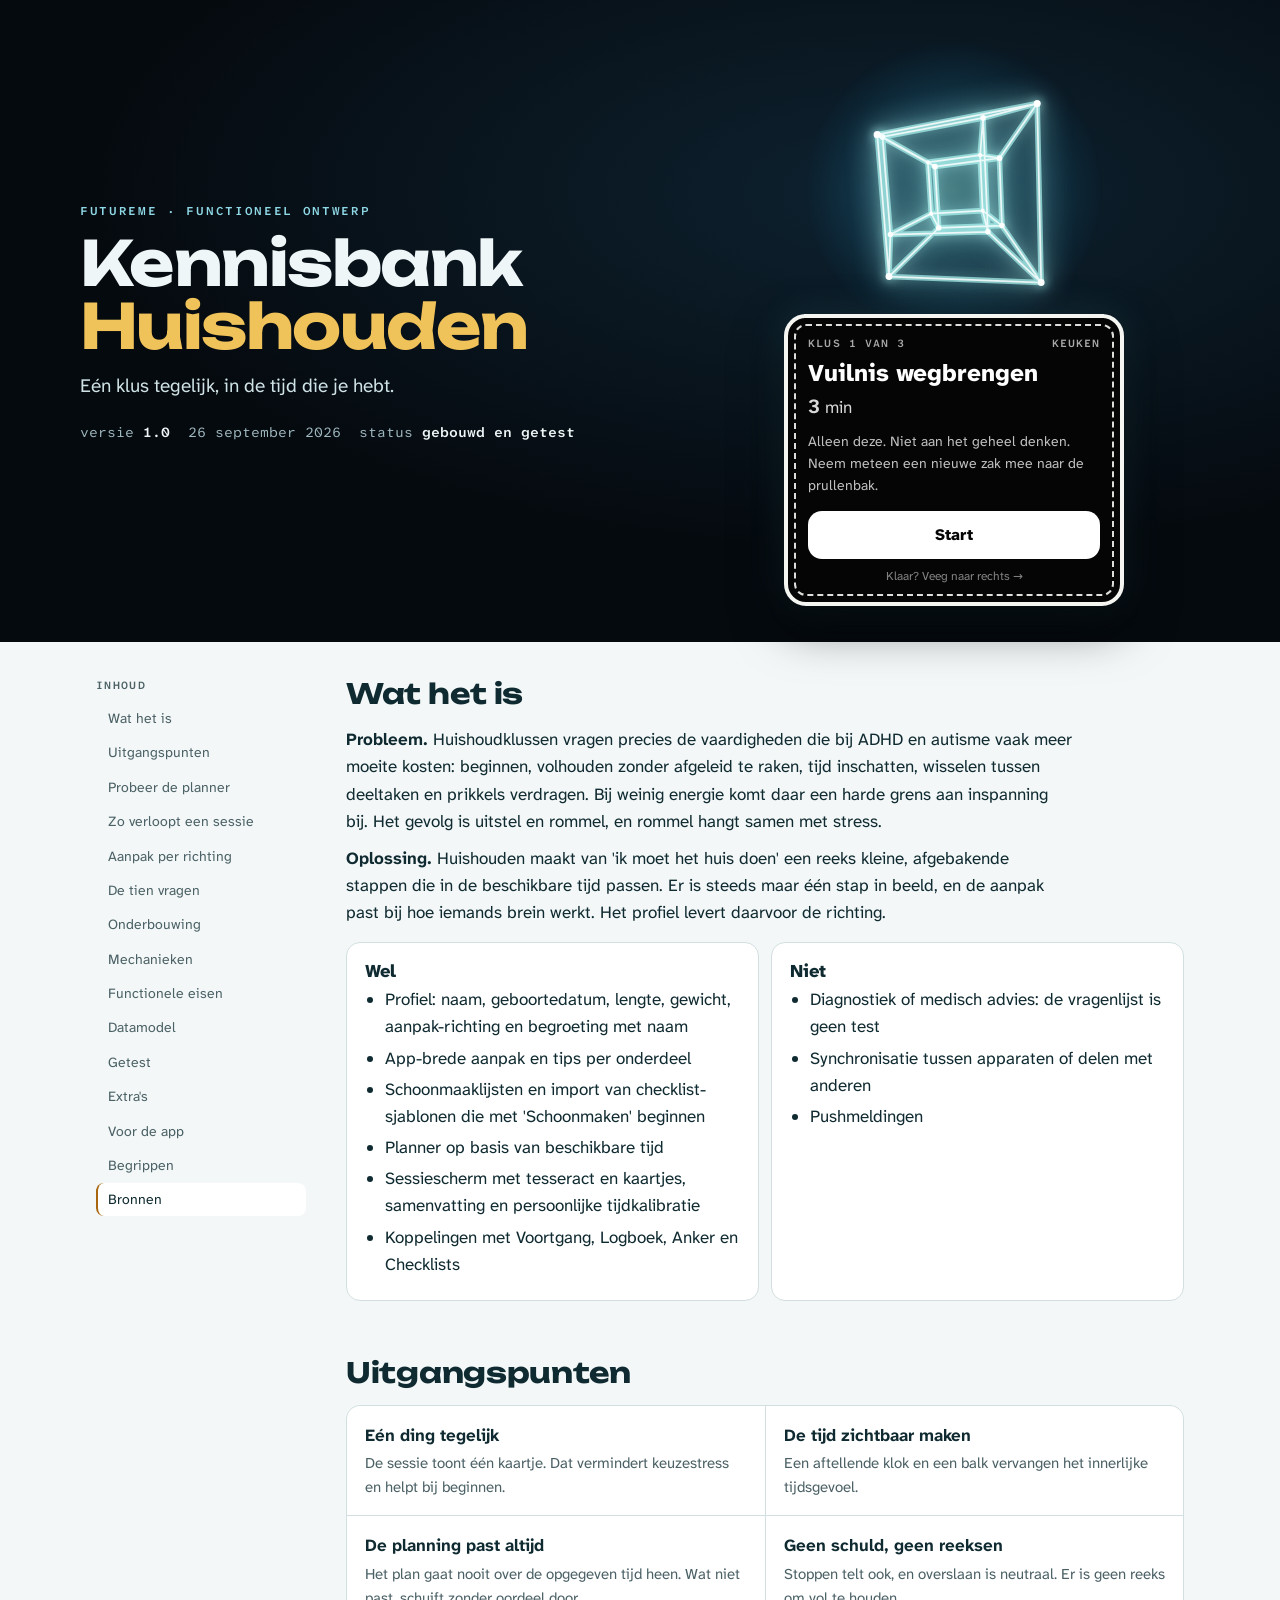
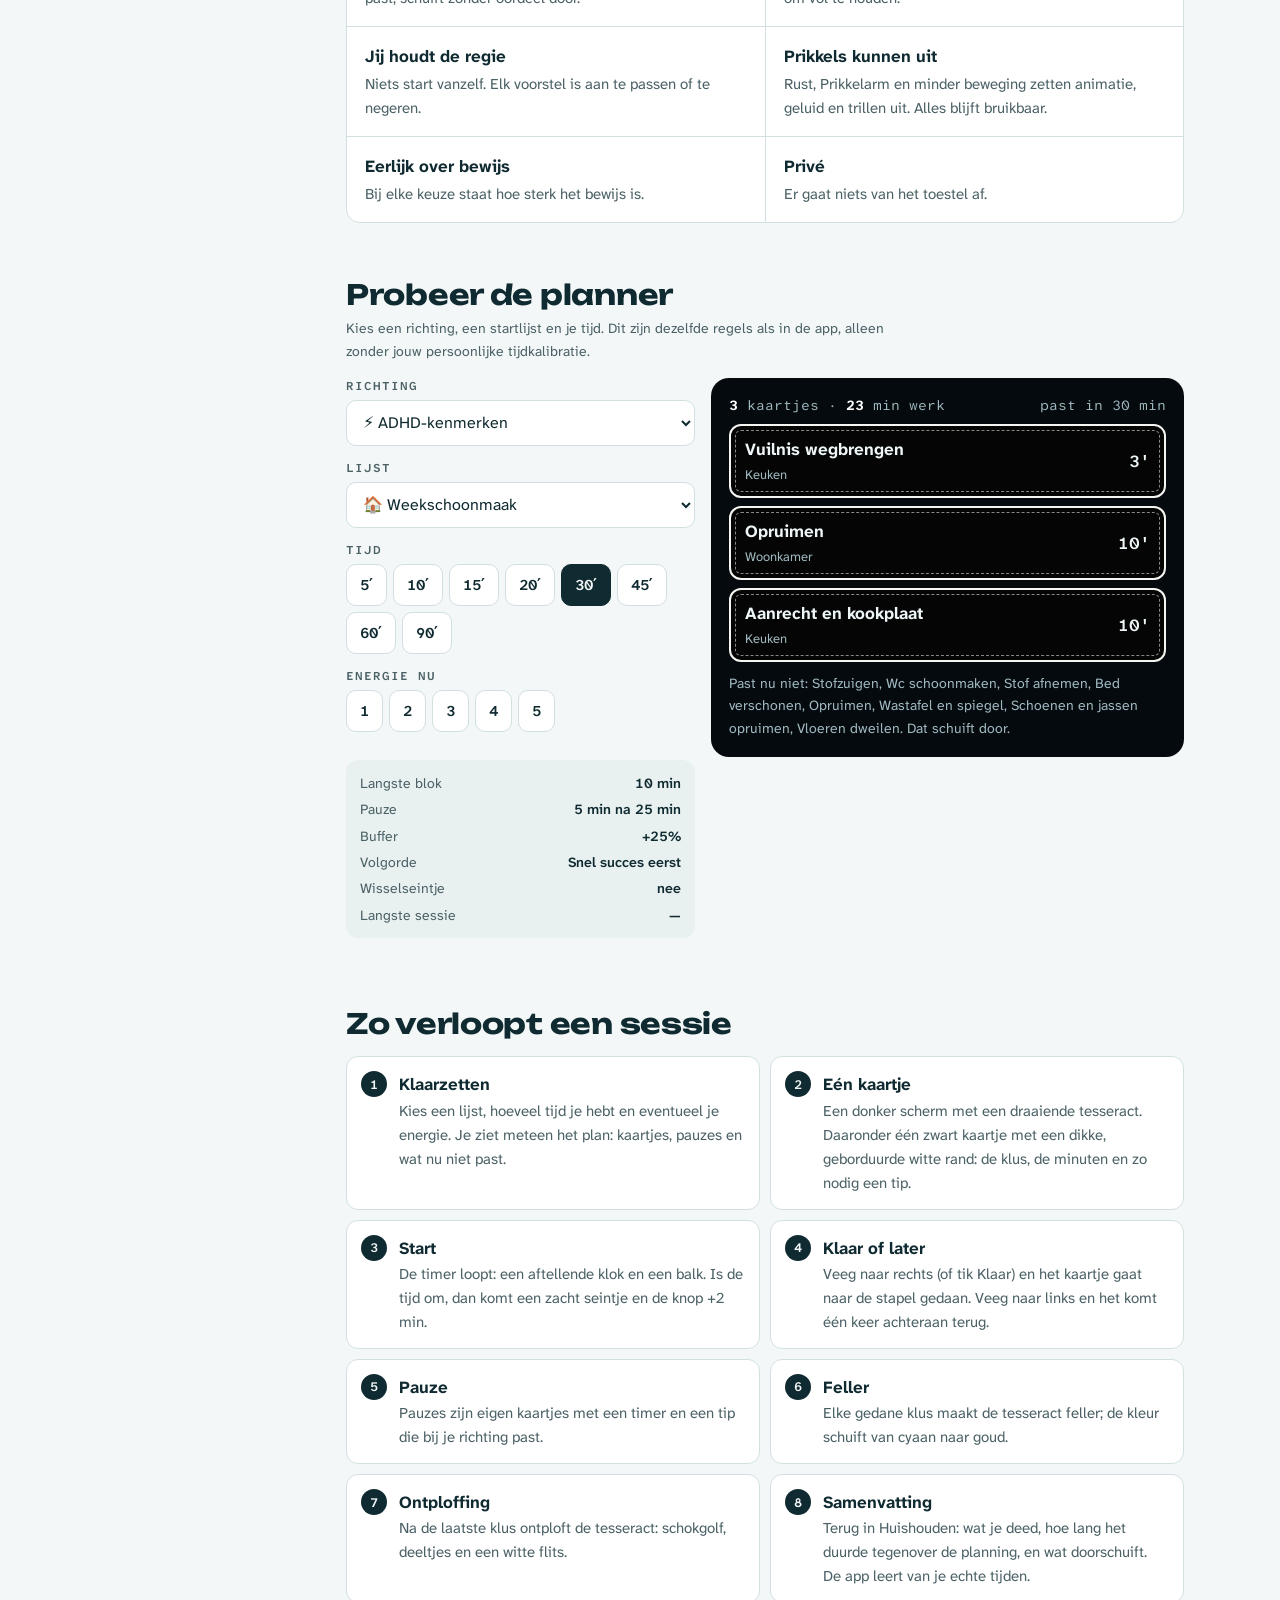
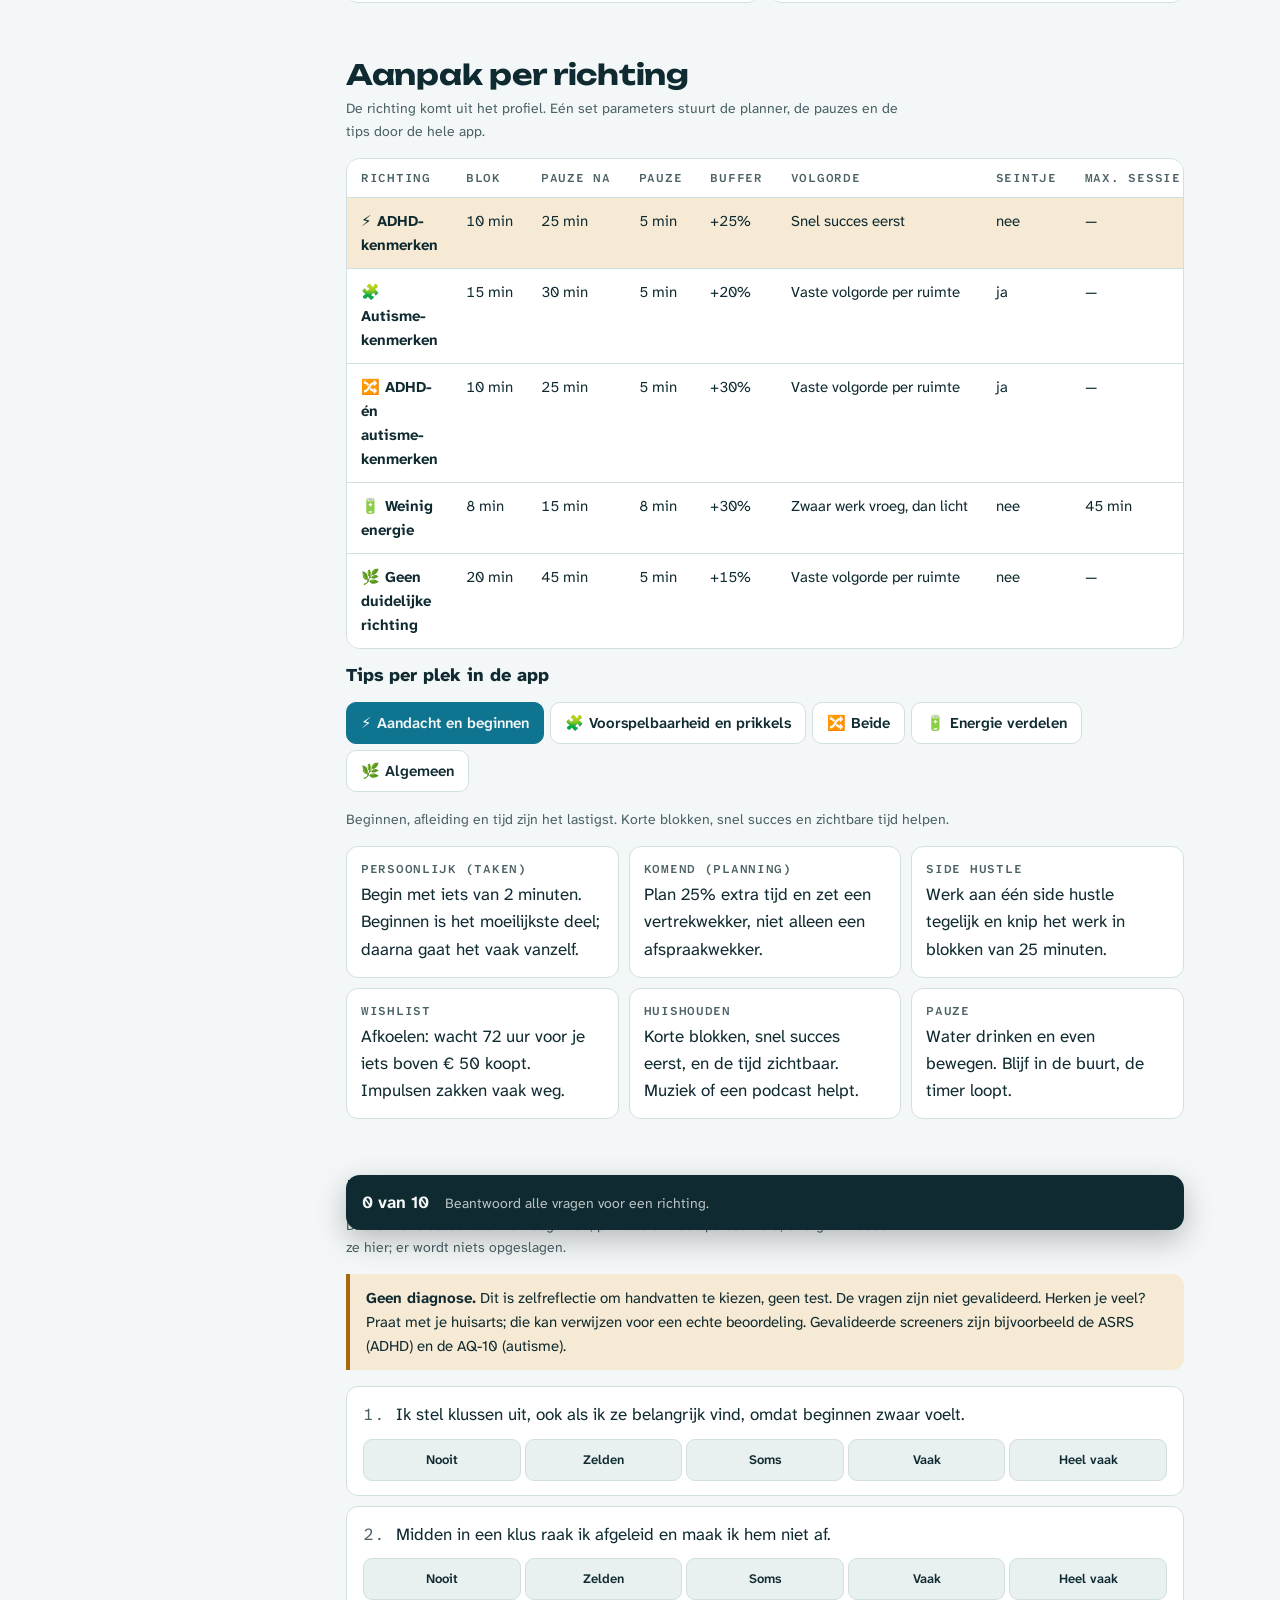
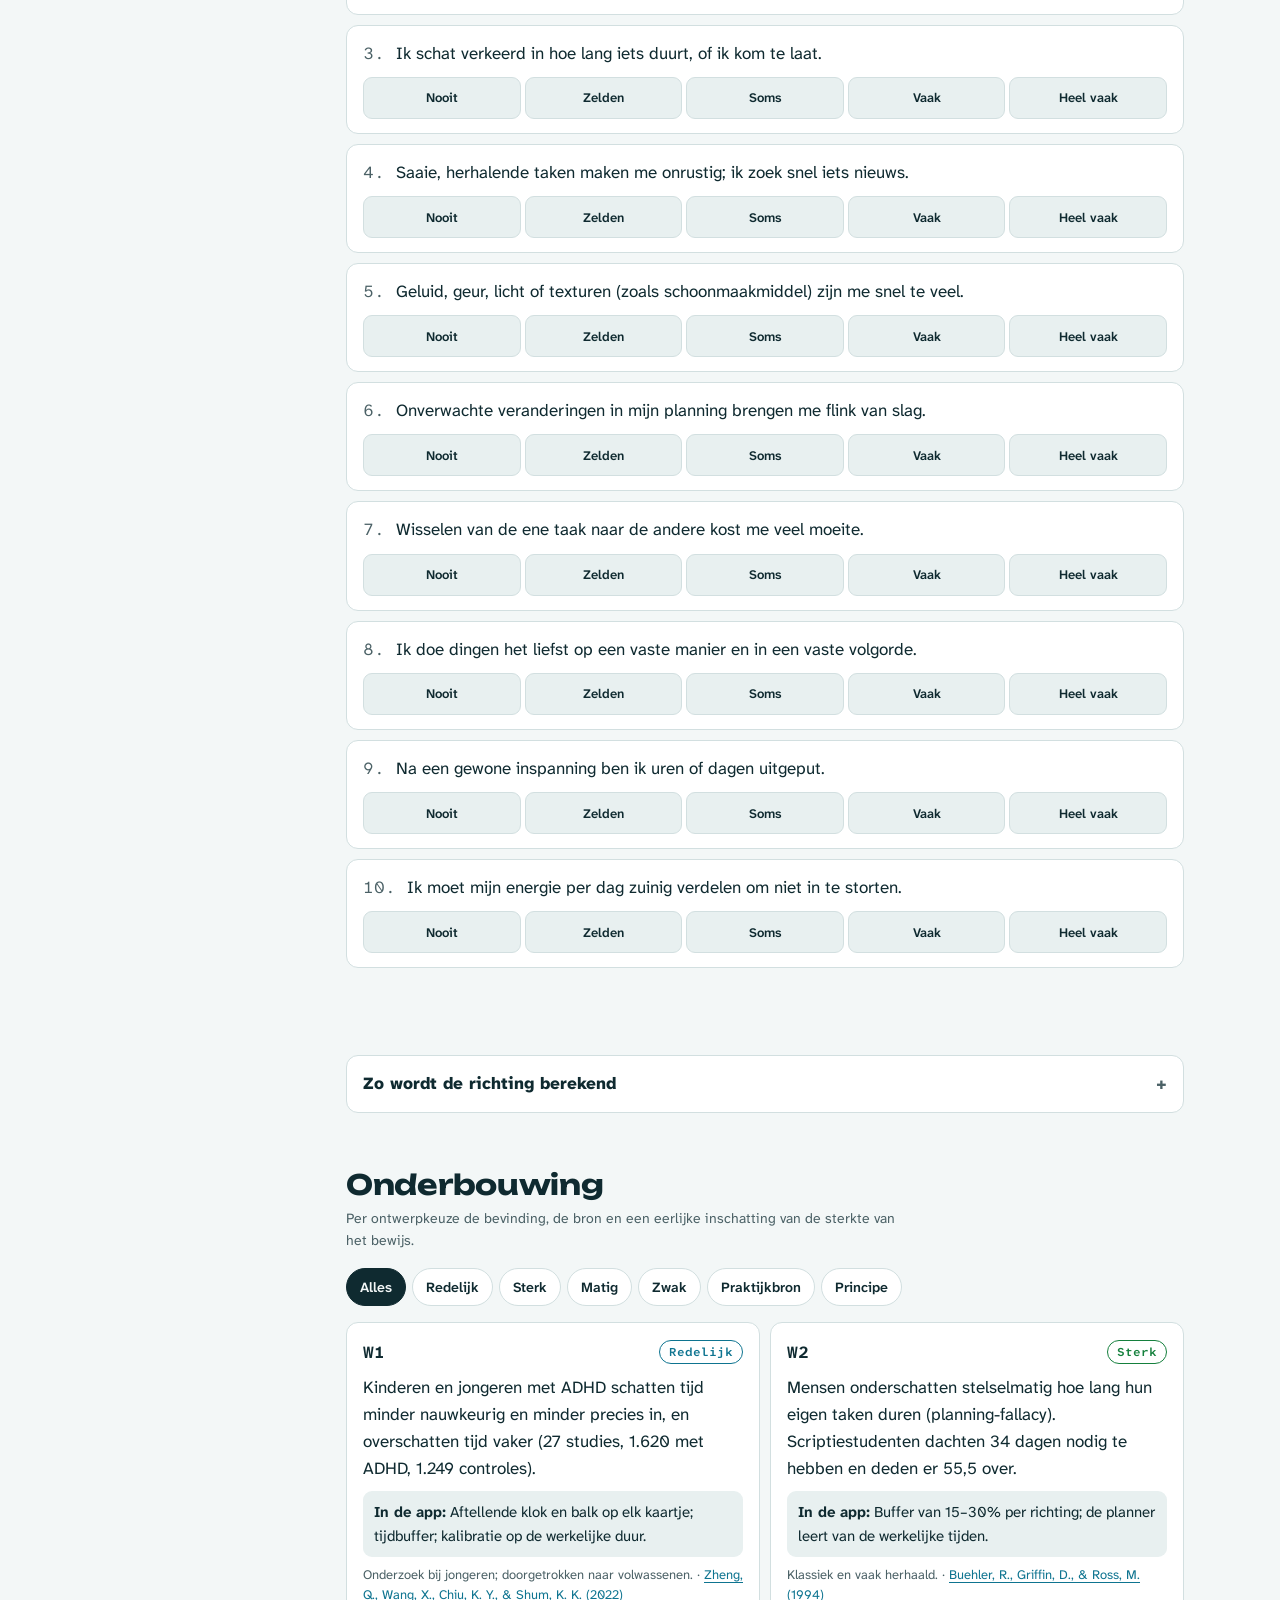
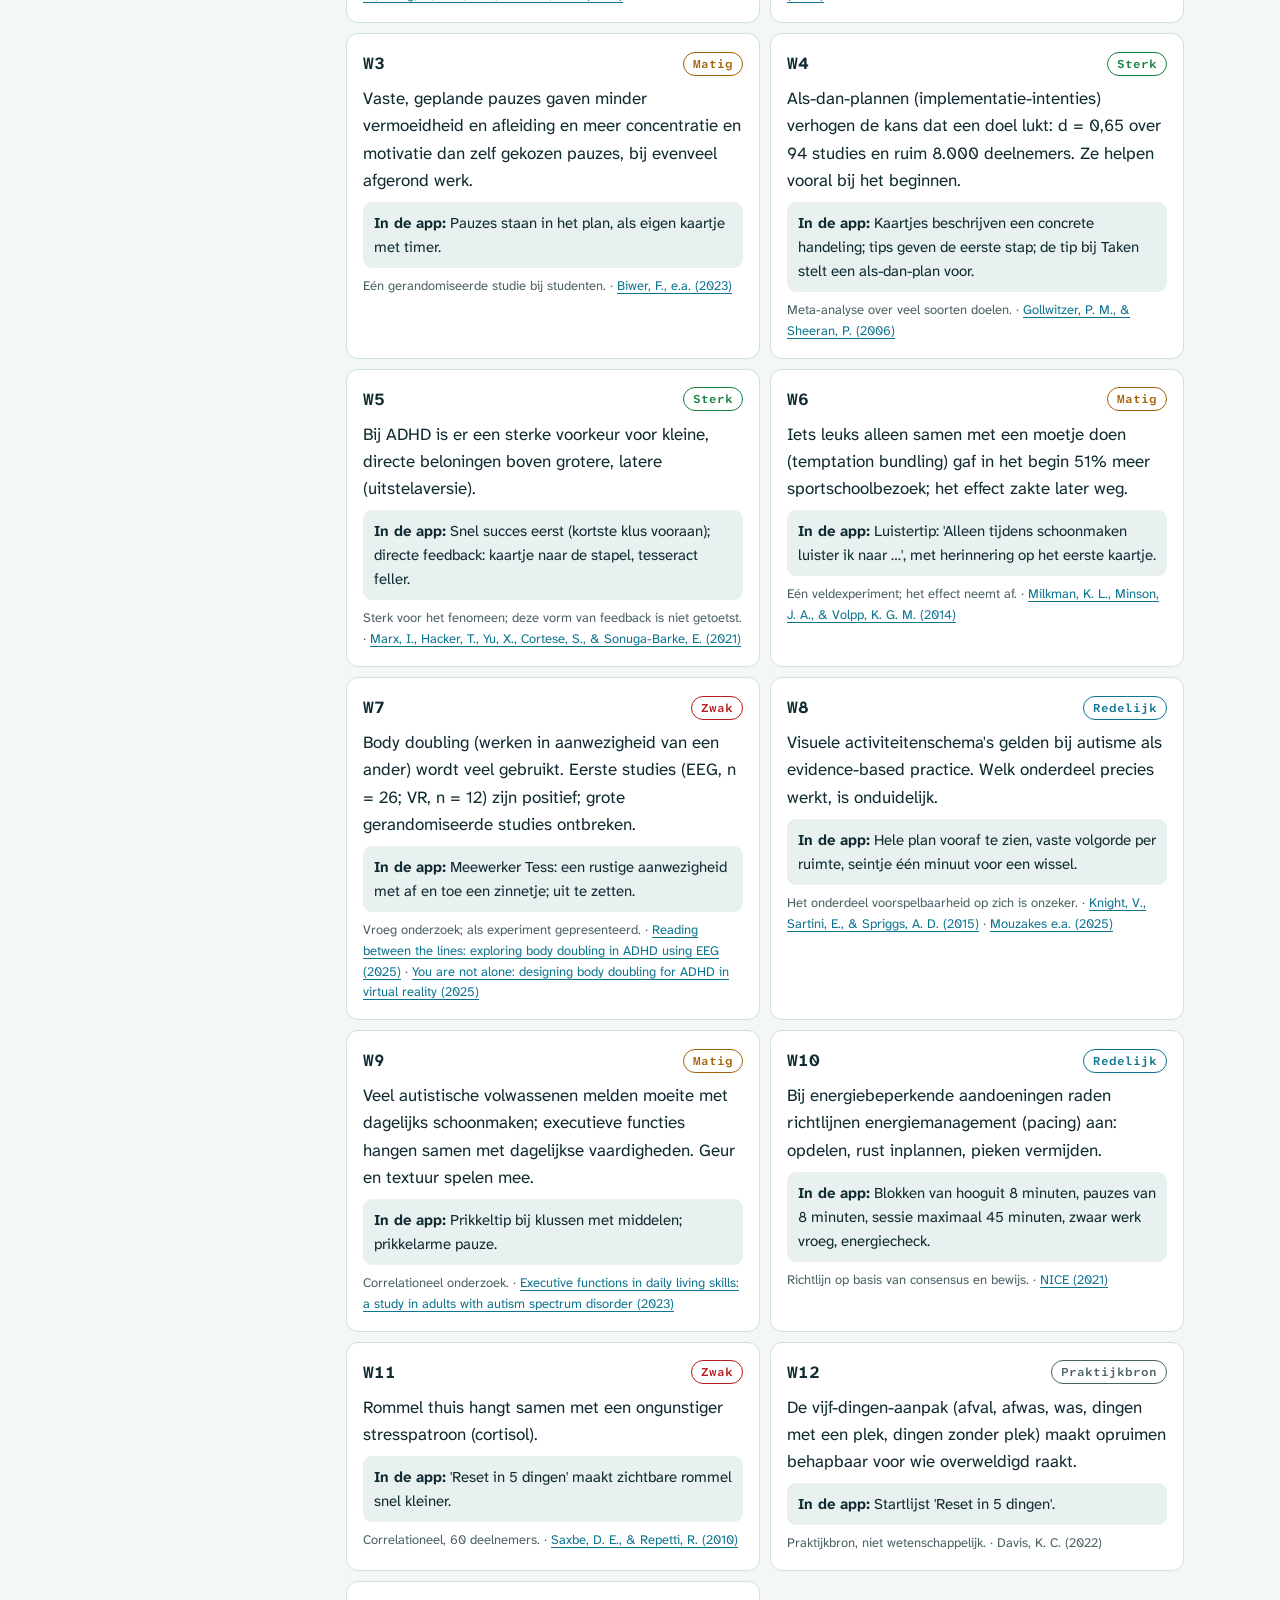
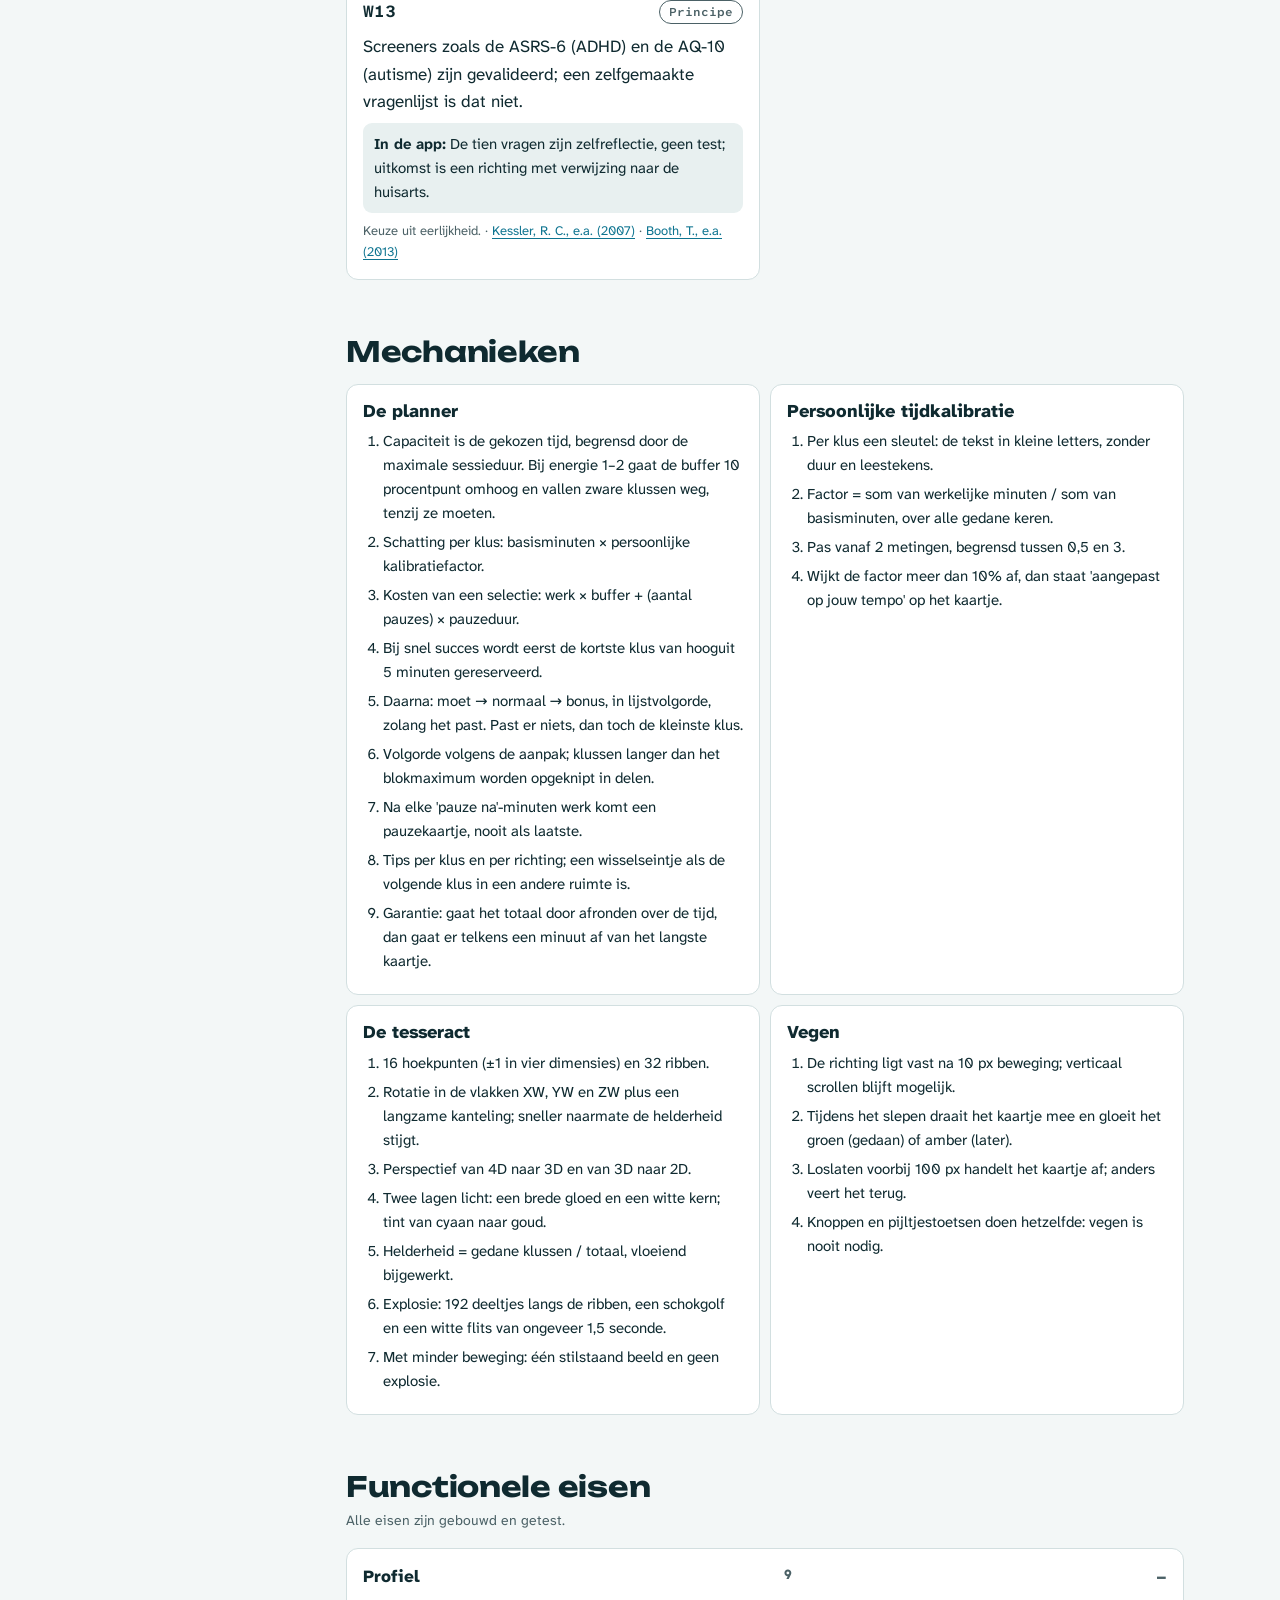
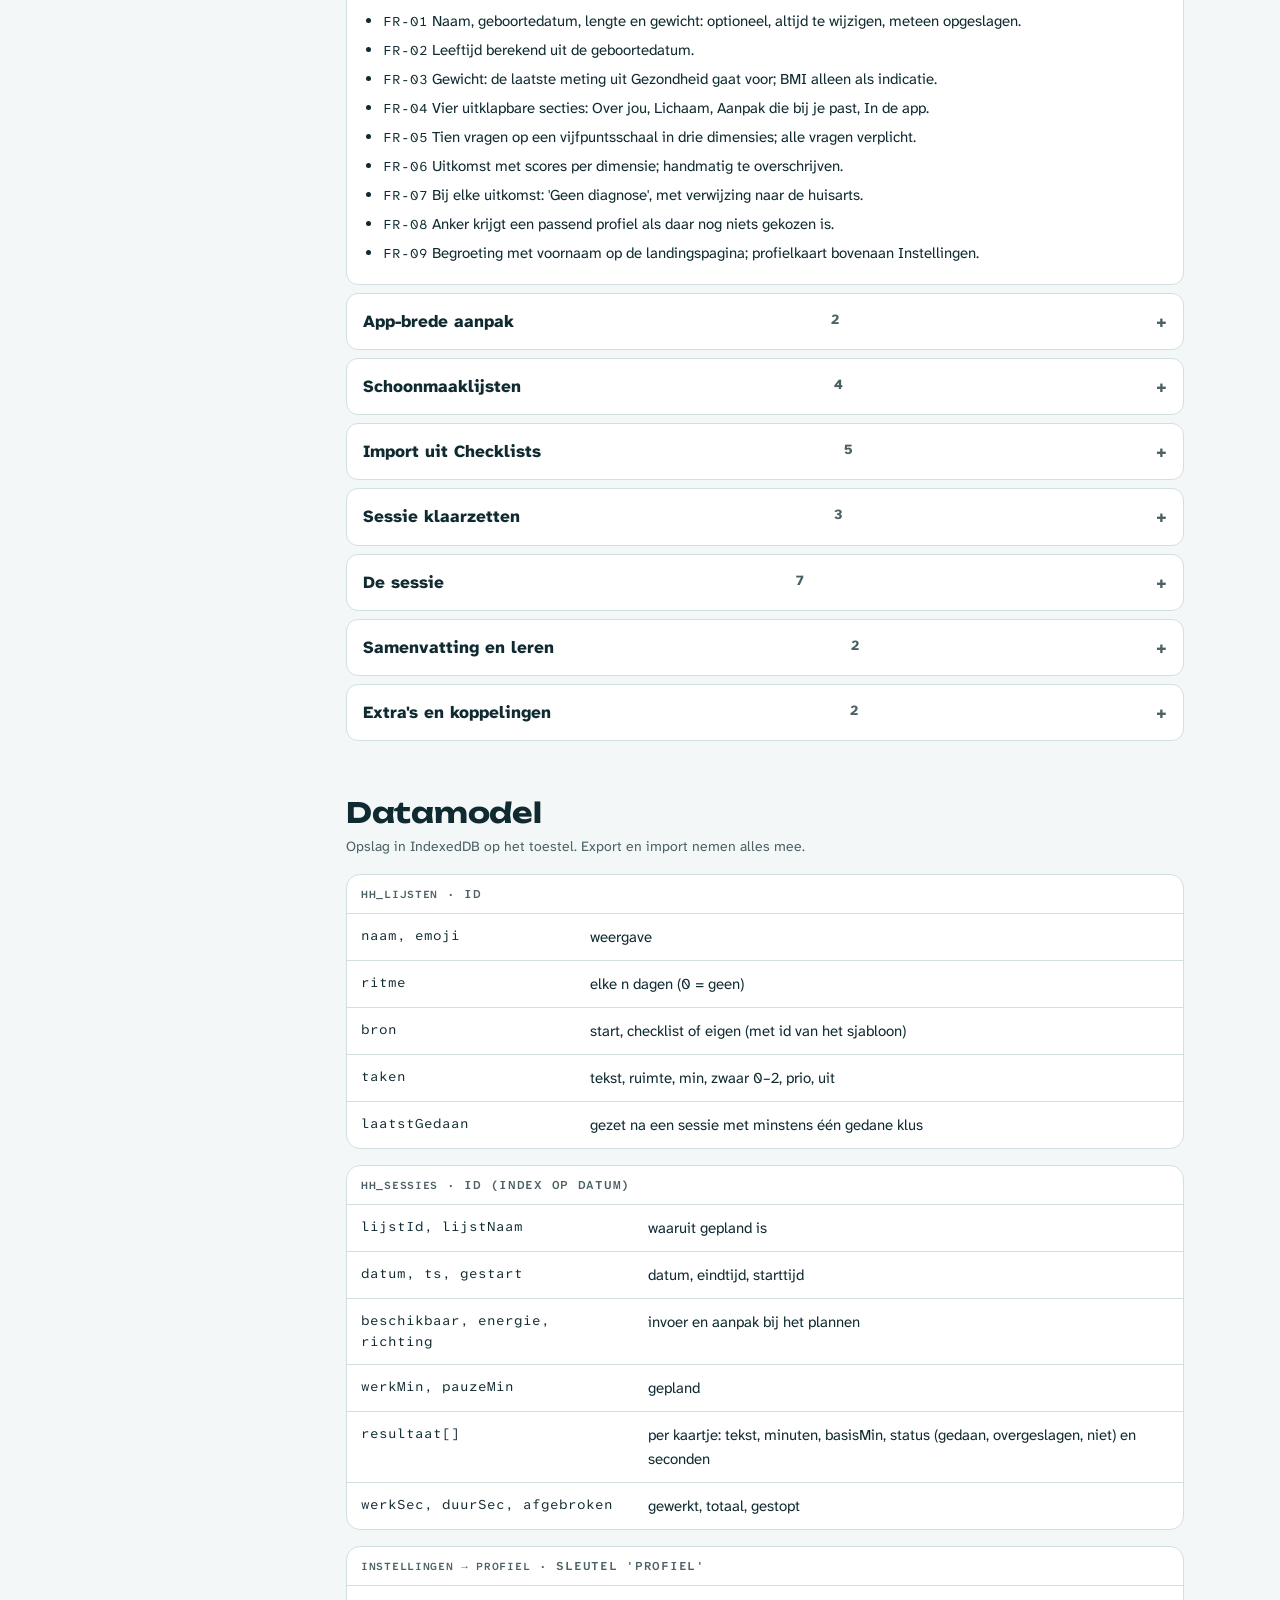
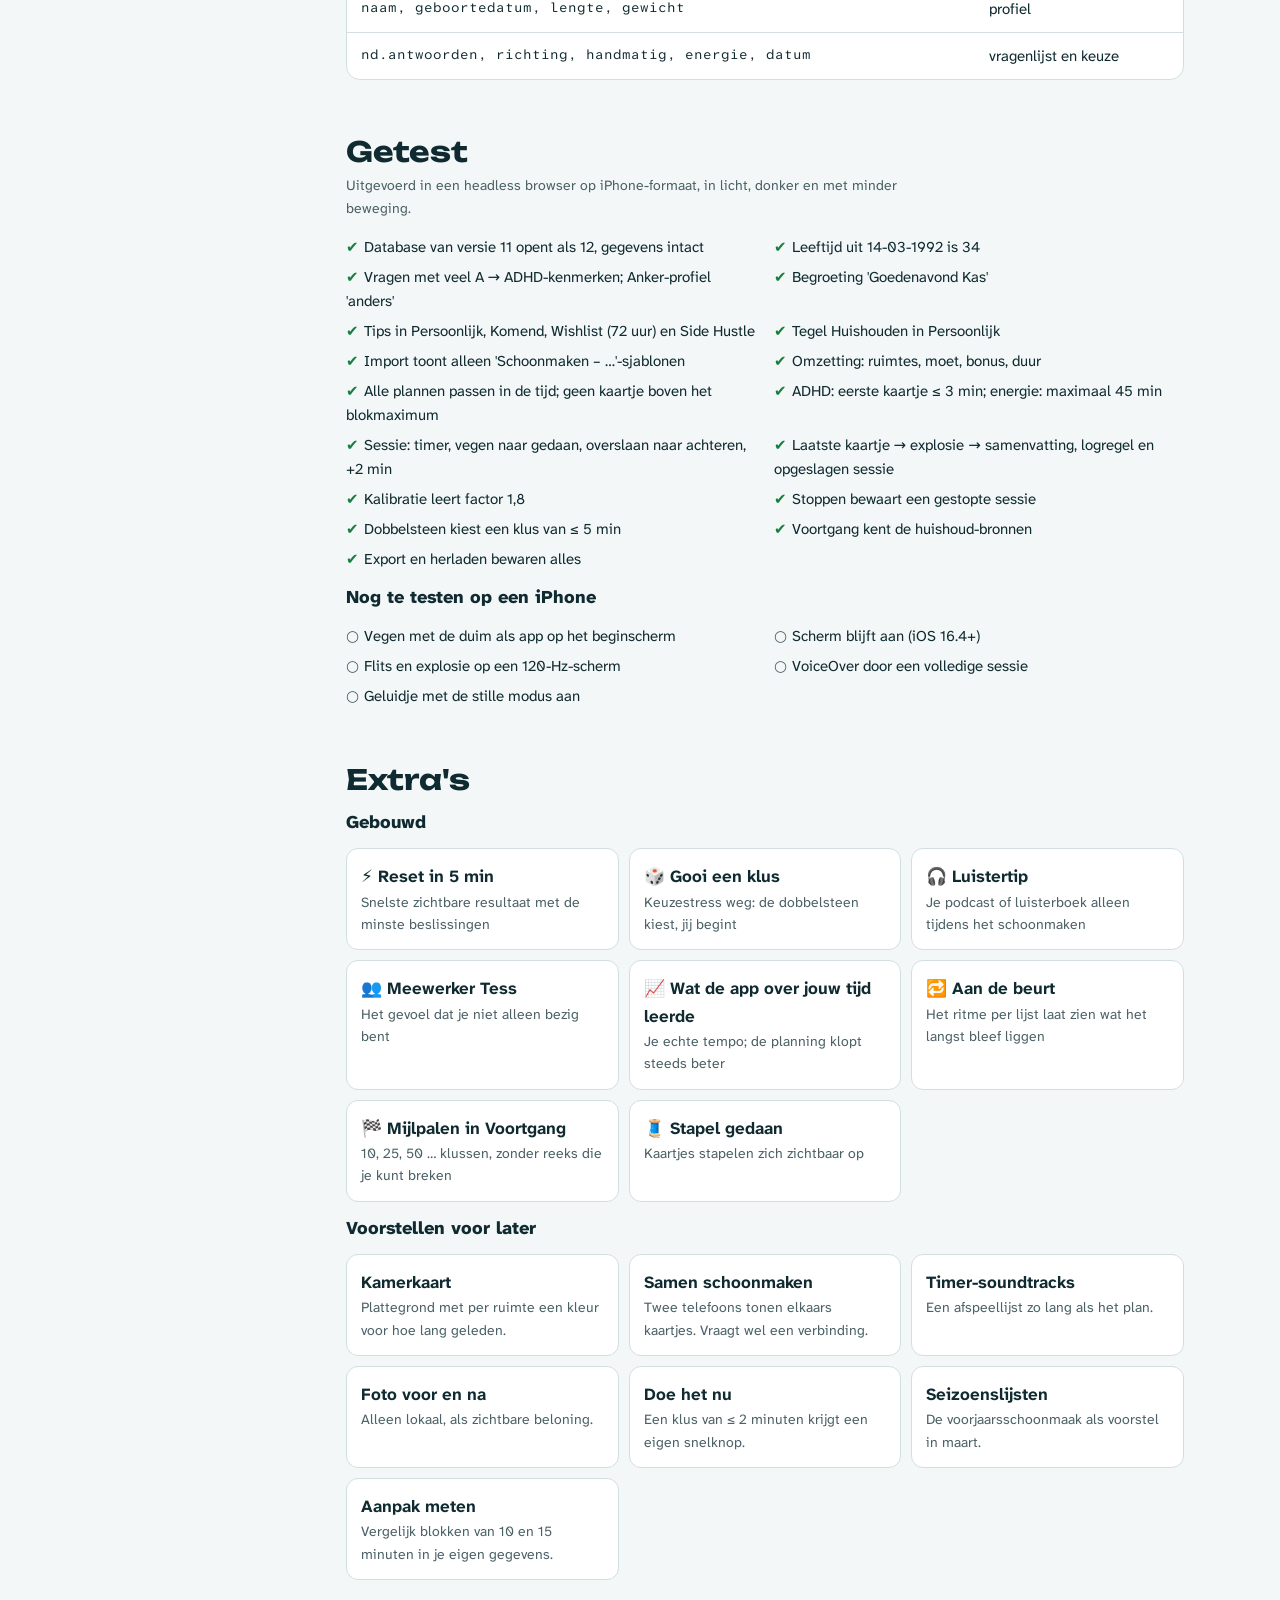
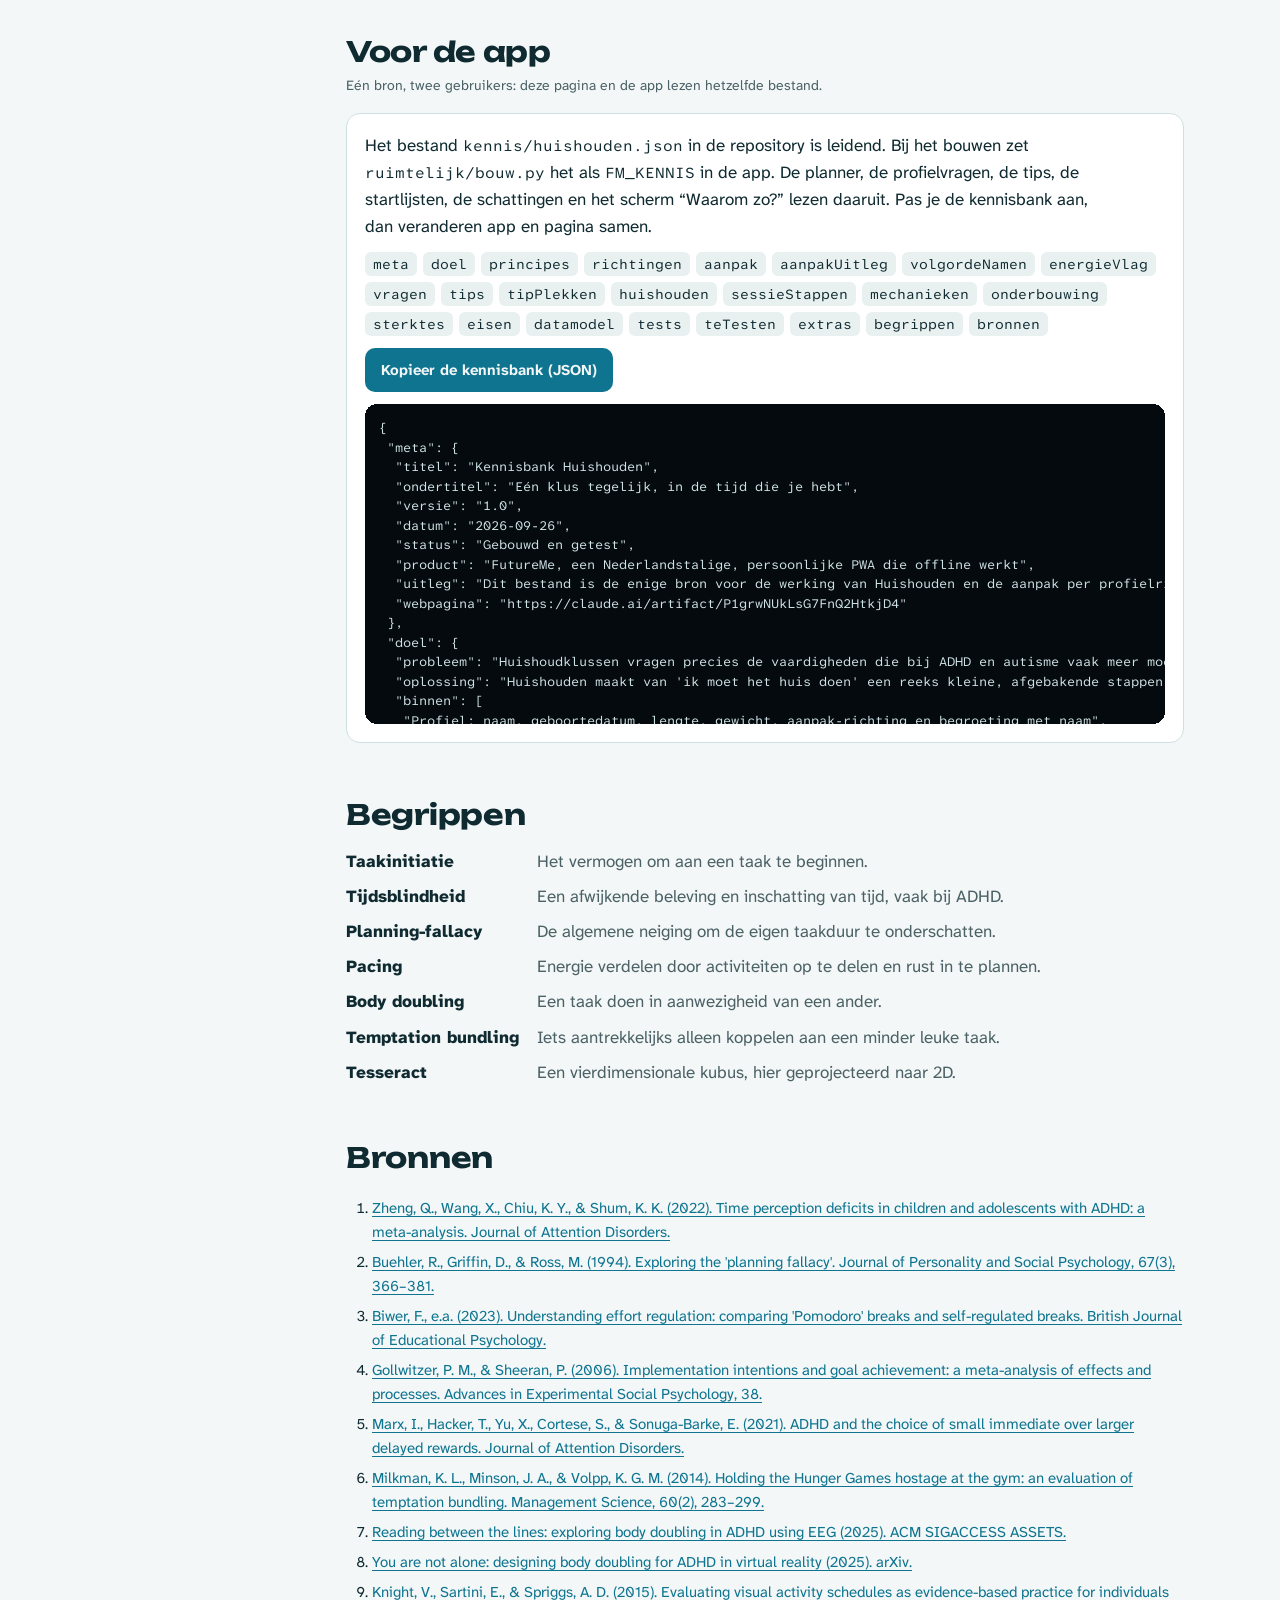
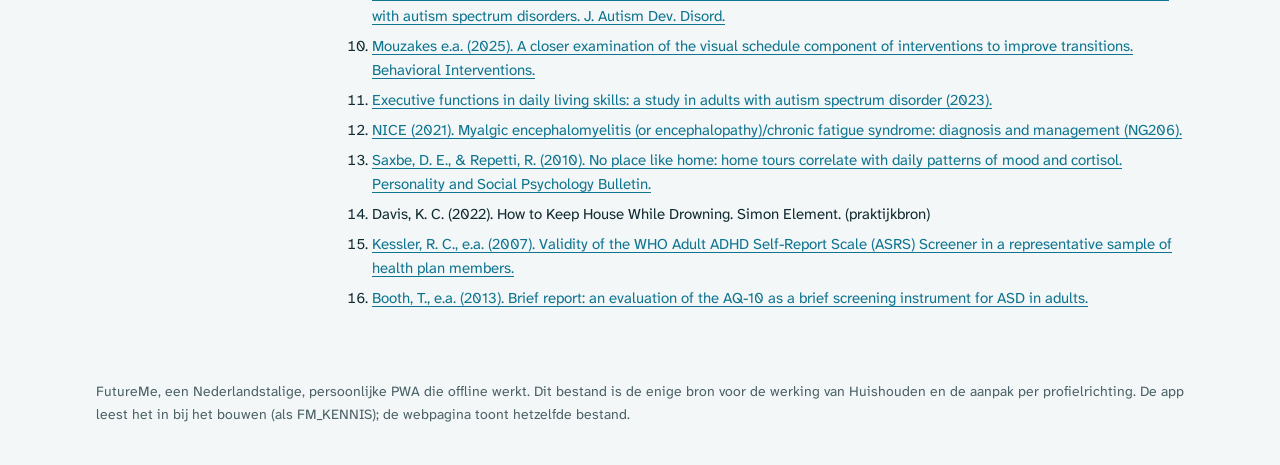
<file: kennis/index.html>
<!doctype html>
<html lang="nl">
<head>
<meta charset="utf-8">
<meta name="viewport" content="width=device-width, initial-scale=1, viewport-fit=cover">
<!-- Gegenereerd door ruimtelijk/bouw.py uit kennis/pagina.html; niet met de hand aanpassen. -->
</head>
<body>
<title>Kennisbank Huishouden</title>
<link rel="preconnect" href="https://fonts.googleapis.com">
<link rel="preconnect" href="https://fonts.gstatic.com" crossorigin>
<link rel="stylesheet" href="https://fonts.googleapis.com/css2?family=Atkinson+Hyperlegible+Mono:wght@400;600&family=Atkinson+Hyperlegible+Next:ital,wght@0,400;0,600;0,800;1,400&family=Unbounded:wght@500;700&display=swap">
<style>
:root{
  --papier:#f3f7f7;--vlak:#ffffff;--vlak2:#e8f0f0;--inkt:#0f2a30;--grijs:#4b6166;--lijn:#d2dfe0;
  --teal:#0e7490;--teal-zacht:#d6eef2;--goud:#a8670f;--goud-zacht:#f6ead4;
  --goed:#15803d;--matig:#a16207;--zwak:#b91c1c;
  --nacht:#050a0f;--nacht2:#0c1822;--draad:#f5f5f2;
  --display:"Unbounded","Atkinson Hyperlegible Next",system-ui,sans-serif;
  --tekst:"Atkinson Hyperlegible Next","Atkinson Hyperlegible",system-ui,-apple-system,"Segoe UI",sans-serif;
  --mono:"Atkinson Hyperlegible Mono",ui-monospace,"SF Mono",Menlo,monospace;
  --r:14px;
}
@media (prefers-color-scheme:dark){:root:not([data-theme="light"]){
  color-scheme:dark;--papier:#081117;--vlak:#0f1c24;--vlak2:#15262f;--inkt:#e6f0f1;--grijs:#98adb2;--lijn:#233841;
  --teal:#5dd0e3;--teal-zacht:#123542;--goud:#f0c25a;--goud-zacht:#3a2d12;--goed:#4ade80;--matig:#fbbf24;--zwak:#f87171}}
:root[data-theme="dark"]{
  color-scheme:dark;--papier:#081117;--vlak:#0f1c24;--vlak2:#15262f;--inkt:#e6f0f1;--grijs:#98adb2;--lijn:#233841;
  --teal:#5dd0e3;--teal-zacht:#123542;--goud:#f0c25a;--goud-zacht:#3a2d12;--goed:#4ade80;--matig:#fbbf24;--zwak:#f87171}
*{box-sizing:border-box}
html{scroll-behavior:smooth;scroll-padding-top:16px}
@media (prefers-reduced-motion:reduce){html{scroll-behavior:auto}}
body{margin:0;background:var(--papier);color:var(--inkt);font:17px/1.6 var(--tekst);-webkit-font-smoothing:antialiased}
a{color:var(--teal);text-underline-offset:3px}
a:focus-visible,button:focus-visible,select:focus-visible,summary:focus-visible{outline:3px solid var(--teal);outline-offset:2px;border-radius:6px}
h1,h2,h3{text-wrap:balance;line-height:1.15;margin:0}
h2{font:700 clamp(22px,4vw,28px)/1.15 var(--display);letter-spacing:-.01em}
h3{font-size:18px;font-weight:800}
p{margin:0}
.klein{font-size:14px;color:var(--grijs)}
.mono{font-family:var(--mono);font-size:.9em}

/* Held: de sessiewereld uit de app */
.held{background:radial-gradient(90% 80% at 70% 30%,#0e2230 0%,var(--nacht) 70%);color:#eef6f7;padding-inline:16px}
.held-in{max-width:1120px;margin:0 auto;padding-block:40px 36px;display:grid;grid-template-columns:minmax(0,1.1fr) minmax(0,.9fr);gap:28px;align-items:center}
.held-oog{font:600 12px/1 var(--mono);letter-spacing:.14em;text-transform:uppercase;color:#8fd8e6}
.held h1{font:700 clamp(34px,6.4vw,62px)/1.02 var(--display);letter-spacing:-.025em;margin:14px 0 14px}
.held h1 span{color:#f0c25a}
.held-zin{font-size:19px;max-width:34ch;color:#cfe3e6}
.held-meta{display:flex;flex-wrap:wrap;gap:8px 18px;margin-top:22px;font:14px var(--mono);color:#9fb9bf}
.held-meta b{color:#eef6f7;font-weight:600}
.held-beeld{position:relative;display:flex;flex-direction:column;align-items:center;gap:0}
.tess{width:min(100%,300px);max-width:100%;aspect-ratio:1;display:block}
@media (max-width:900px){.tess{width:min(64vw,240px)}}
.borduur{position:relative;width:min(100%,340px);margin-top:-26px;background:#050505;color:#fff;border:4px solid var(--draad);border-radius:22px;padding:18px 20px 16px;
  outline:2.5px dashed rgba(245,245,242,.9);outline-offset:-12px;box-shadow:0 20px 50px rgba(0,0,0,.55),0 0 36px rgba(93,208,227,.14)}
.borduur .kop{display:flex;justify-content:space-between;font:600 11px var(--mono);letter-spacing:.1em;text-transform:uppercase;opacity:.65}
.borduur .titel{font-size:24px;font-weight:800;margin:10px 0 2px;line-height:1.15}
.borduur .min{opacity:.85}
.borduur .min b{font-size:20px}
.borduur .tip{font-size:14px;color:rgba(255,255,255,.75);margin-top:8px}
.borduur .knop{margin-top:14px;display:grid;place-items:center;width:100%;min-height:48px;border-radius:14px;border:0;background:#fff;color:#050505;font:800 16px var(--tekst)}
.borduur .onder{margin-top:8px;font-size:12px;opacity:.5;text-align:center}

/* Opbouw */
.pagina{max-width:1120px;margin:0 auto;padding-inline:16px;display:grid;grid-template-columns:210px minmax(0,1fr);gap:40px;padding-block:36px 64px}
.inhoud{min-width:0;display:flex;flex-direction:column;gap:56px}
nav.index{position:sticky;top:calc(16px + env(safe-area-inset-top,0px));align-self:start;display:flex;flex-direction:column;gap:2px;font-size:14px}
nav.index span{font:600 11px var(--mono);letter-spacing:.12em;text-transform:uppercase;color:var(--grijs);margin-bottom:8px}
nav.index a{color:var(--grijs);text-decoration:none;padding:5px 10px;border-radius:8px;border-left:2px solid transparent}
nav.index a:hover{color:var(--inkt);background:var(--vlak2)}
nav.index a.aan{color:var(--inkt);border-left-color:var(--goud);background:var(--vlak)}
section{display:flex;flex-direction:column;gap:16px}
.sectiekop{display:flex;flex-direction:column;gap:6px}
.sectiekop .klein{max-width:62ch}
.lees{max-width:66ch}
.vlak{background:var(--vlak);border:1px solid var(--lijn);border-radius:var(--r);padding:18px}
.twee{display:grid;grid-template-columns:1fr 1fr;gap:12px}
ul.strak,ol.strak{margin:0;padding-left:20px}
ul.strak li,ol.strak li{margin:4px 0}

/* Uitgangspunten */
.principes{display:grid;grid-template-columns:repeat(2,minmax(0,1fr));gap:1px;background:var(--lijn);border:1px solid var(--lijn);border-radius:var(--r);overflow:hidden}
.principe{background:var(--vlak);padding:16px 18px}
.principe b{display:block;margin-bottom:2px}
.principe p{font-size:15px;color:var(--grijs)}

/* Planner */
.planner{display:grid;grid-template-columns:minmax(0,.85fr) minmax(0,1.15fr);gap:16px;align-items:start}
.bediening{display:flex;flex-direction:column;gap:14px}
.veld{display:flex;flex-direction:column;gap:6px}
.veld>span,.veld>label{font:600 12px var(--mono);letter-spacing:.08em;text-transform:uppercase;color:var(--grijs)}
select{font:inherit;font-size:16px;color:var(--inkt);background:var(--vlak);border:1px solid var(--lijn);border-radius:10px;min-height:46px;padding:0 12px}
.chips{display:flex;flex-wrap:wrap;gap:6px}
.chips button{font:600 15px var(--tekst);min-height:42px;padding:0 13px;border-radius:10px;border:1px solid var(--lijn);background:var(--vlak);color:var(--inkt);cursor:pointer;font-variant-numeric:tabular-nums}
.chips button[aria-pressed="true"]{background:var(--inkt);color:var(--papier);border-color:var(--inkt)}
.params{display:grid;grid-template-columns:1fr auto;gap:4px 12px;font-size:14px;padding:12px 14px;border-radius:12px;background:var(--vlak2)}
.params dt{color:var(--grijs)}
.params dd{margin:0;font-weight:600;text-align:right;font-variant-numeric:tabular-nums}
.plan{background:var(--nacht);color:#eef6f7;border-radius:18px;padding:18px;display:flex;flex-direction:column;gap:10px}
.plan-kop{display:flex;justify-content:space-between;gap:10px;flex-wrap:wrap;font:14px var(--mono);color:#9fb9bf}
.plan-kop b{color:#fff}
.kaartjes{display:flex;flex-direction:column;gap:8px;margin:0;padding:0;list-style:none}
.kaartje{display:grid;grid-template-columns:minmax(0,1fr) auto;gap:2px 12px;background:#050505;border:2px solid var(--draad);border-radius:12px;padding:10px 14px;outline:1.5px dashed rgba(245,245,242,.55);outline-offset:-7px}
.kaartje .t{font-weight:700}
.kaartje .r{grid-column:1;font-size:13px;color:#9fb9bf}
.kaartje .m{grid-row:1 / span 2;grid-column:2;align-self:center;font:600 17px var(--mono);font-variant-numeric:tabular-nums}
.kaartje.pauze{background:transparent;border-style:dashed;border-color:#5b7178;outline:0;color:#b9ccd1}
.noot{font-size:14px;color:#f0c25a}
.buiten{font-size:14px;color:#9fb9bf}

/* Tabel */
.tabelwrap{overflow-x:auto;border:1px solid var(--lijn);border-radius:var(--r);background:var(--vlak)}
table{border-collapse:collapse;width:100%;min-width:600px;font-size:15px}
th,td{text-align:left;padding:11px 14px;border-bottom:1px solid var(--lijn);vertical-align:top}
tbody tr:last-child th,tbody tr:last-child td{border-bottom:0}
thead th{font:600 12px var(--mono);letter-spacing:.06em;text-transform:uppercase;color:var(--grijs);white-space:nowrap}
td.num{font-variant-numeric:tabular-nums;white-space:nowrap}
tr.gekozen{background:var(--goud-zacht)}

/* Tabs voor tips */
.tabs{display:flex;gap:6px;flex-wrap:wrap}
.tabs button{font:600 15px var(--tekst);min-height:42px;padding:0 14px;border-radius:10px;border:1px solid var(--lijn);background:var(--vlak);color:var(--inkt);cursor:pointer}
.tabs button[aria-selected="true"]{background:var(--teal);border-color:var(--teal);color:var(--papier)}
.tiplijst{display:grid;grid-template-columns:repeat(auto-fit,minmax(220px,1fr));gap:10px}
.tiplijst div{background:var(--vlak);border:1px solid var(--lijn);border-radius:12px;padding:14px}
.tiplijst b{display:block;font:600 12px var(--mono);letter-spacing:.06em;text-transform:uppercase;color:var(--grijs);margin-bottom:4px}

/* Stappen */
.stappen{list-style:none;margin:0;padding:0;counter-reset:stap;display:grid;grid-template-columns:repeat(2,minmax(0,1fr));gap:10px}
.stappen li{counter-increment:stap;background:var(--vlak);border:1px solid var(--lijn);border-radius:12px;padding:14px 16px 14px 52px;position:relative}
.stappen li::before{content:counter(stap);position:absolute;left:14px;top:14px;width:26px;height:26px;border-radius:50%;display:grid;place-items:center;font:600 13px var(--mono);background:var(--inkt);color:var(--papier)}
.stappen b{display:block}
.stappen p{font-size:15px;color:var(--grijs)}

/* Vragen */
.vragen{display:flex;flex-direction:column;gap:10px;margin:0;padding:0;list-style:none;counter-reset:v}
.vraag{counter-increment:v;background:var(--vlak);border:1px solid var(--lijn);border-radius:12px;padding:14px 16px}
.vraag p::before{content:counter(v) ". ";font-family:var(--mono);color:var(--grijs)}
.schaal{display:grid;grid-template-columns:repeat(5,minmax(0,1fr));gap:4px;margin-top:10px}
.schaal button{min-height:42px;border-radius:9px;border:1px solid var(--lijn);background:var(--vlak2);color:var(--inkt);font:600 13px var(--tekst);cursor:pointer;padding:0 2px}
.schaal button[aria-checked="true"]{background:var(--teal);border-color:var(--teal);color:var(--papier)}
.uitkomst{position:sticky;bottom:calc(12px + env(safe-area-inset-bottom,0px));background:var(--inkt);color:var(--papier);border-radius:14px;padding:14px 16px;display:flex;flex-wrap:wrap;gap:6px 16px;align-items:center;box-shadow:0 10px 30px rgba(0,0,0,.25)}
.uitkomst b{font-size:17px}
.uitkomst .klein{color:inherit;opacity:.75}
.letop{border-left:4px solid var(--goud);background:var(--goud-zacht);padding:12px 16px;border-radius:0 12px 12px 0;font-size:15px}

/* Onderbouwing */
.filter{display:flex;gap:6px;flex-wrap:wrap}
.filter button{font:600 14px var(--tekst);min-height:38px;padding:0 13px;border-radius:99px;border:1px solid var(--lijn);background:var(--vlak);color:var(--inkt);cursor:pointer}
.filter button[aria-pressed="true"]{background:var(--inkt);color:var(--papier);border-color:var(--inkt)}
.bewijs{display:grid;grid-template-columns:repeat(2,minmax(0,1fr));gap:10px}
.bewijs article{background:var(--vlak);border:1px solid var(--lijn);border-radius:12px;padding:16px;display:flex;flex-direction:column;gap:8px}
.bewijs .kop{display:flex;justify-content:space-between;align-items:center;gap:8px}
.bewijs .kop b{font-family:var(--mono)}
.sterkte{font:600 12px var(--mono);padding:3px 9px;border-radius:99px;border:1.5px solid currentColor;white-space:nowrap}
.s-sterk{color:var(--goed)}.s-redelijk{color:var(--teal)}.s-matig{color:var(--matig)}.s-zwak{color:var(--zwak)}.s-praktijk,.s-principe{color:var(--grijs)}
.bewijs .keuze{font-size:15px;background:var(--vlak2);border-radius:9px;padding:9px 11px}
.bewijs .onder{font-size:13px;color:var(--grijs)}

/* Mechanieken, eisen */
.mech{display:grid;grid-template-columns:repeat(2,minmax(0,1fr));gap:10px}
.mech div{background:var(--vlak);border:1px solid var(--lijn);border-radius:12px;padding:16px}
.mech ol{margin:8px 0 0;padding-left:20px;font-size:15px}
.mech li{margin:5px 0}
details.eis{background:var(--vlak);border:1px solid var(--lijn);border-radius:12px}
details.eis+details.eis{margin-top:8px}
details.eis summary{cursor:pointer;padding:14px 16px;font-weight:800;list-style:none;display:flex;justify-content:space-between;gap:10px}
details.eis summary::-webkit-details-marker{display:none}
details.eis summary::after{content:"+";font-family:var(--mono);color:var(--grijs)}
details.eis[open] summary::after{content:"−"}
details.eis ul{margin:0;padding:0 18px 14px 36px;font-size:15px}
details.eis li{margin:5px 0}
.tests{list-style:none;margin:0;padding:0;display:grid;grid-template-columns:repeat(2,minmax(0,1fr));gap:6px 18px;font-size:15px}
.tests li::before{content:"✔ ";color:var(--goed);font-weight:800}
.tests.open li::before{content:"○ ";color:var(--grijs)}
.extras{display:grid;grid-template-columns:repeat(auto-fit,minmax(230px,1fr));gap:10px}
.extras div{background:var(--vlak);border:1px solid var(--lijn);border-radius:12px;padding:14px}
.extras b{display:block}
.extras p{font-size:14px;color:var(--grijs)}

/* Voor de app */
.app{background:var(--vlak);border:1px solid var(--lijn);border-radius:var(--r);padding:18px;display:flex;flex-direction:column;gap:12px}
.sleutels{display:flex;flex-wrap:wrap;gap:6px}
.sleutels code{font:14px var(--mono);background:var(--vlak2);padding:3px 8px;border-radius:6px}
pre{margin:0;max-height:320px;overflow:auto;background:var(--nacht);color:#cfe3e6;border-radius:12px;padding:14px;font:13px/1.5 var(--mono)}
.actie{align-self:flex-start;font:700 15px var(--tekst);min-height:44px;padding:0 16px;border-radius:10px;border:0;background:var(--teal);color:var(--papier);cursor:pointer}
.begrippen{display:grid;grid-template-columns:auto 1fr;gap:8px 18px;margin:0}
.begrippen dt{font-weight:800}
.begrippen dd{margin:0;color:var(--grijs)}
.bronnen{margin:0;padding-left:26px;font-size:15px}
.bronnen li{margin:6px 0}
.fout{padding:40px 16px;max-width:640px;margin:0 auto}
footer{max-width:1120px;margin:0 auto;padding:0 16px 40px;font-size:14px;color:var(--grijs)}

@media (max-width:900px){
  .pagina{grid-template-columns:1fr;gap:0}
  nav.index{display:none}
  .held-in{grid-template-columns:1fr;padding-block:28px}
  .planner,.bewijs,.mech,.stappen,.tests,.twee{grid-template-columns:1fr}
}
@media (max-width:560px){.principes{grid-template-columns:1fr}body{font-size:16px}}
</style>

<header class="held">
  <div class="held-in">
    <div>
      <div class="held-oog">FutureMe · functioneel ontwerp</div>
      <h1>Kennisbank <span>Huishouden</span></h1>
      <p class="held-zin" id="held-zin">Eén klus tegelijk, in de tijd die je hebt.</p>
      <div class="held-meta" id="held-meta"></div>
    </div>
    <div class="held-beeld" aria-hidden="true">
      <canvas class="tess" id="tess"></canvas>
      <div class="borduur" id="borduur">
        <div class="kop"><span>Klus 1 van 3</span><span>Keuken</span></div>
        <div class="titel">Vuilnis wegbrengen</div>
        <div class="min"><b>3</b> min</div>
        <div class="tip">Alleen deze. Niet aan het geheel denken.</div>
        <div class="knop">Start</div>
        <div class="onder">Klaar? Veeg naar rechts →</div>
      </div>
    </div>
  </div>
</header>

<div class="pagina">
  <nav class="index" aria-label="Inhoud" id="index"><span>Inhoud</span></nav>
  <main class="inhoud" id="inhoud"><p class="klein">De kennisbank wordt geladen…</p></main>
</div>
<footer id="voet"></footer>

<script>
"use strict";
/* Alles op deze pagina komt uit huishouden.json: dezelfde kennisbank die de
   FutureMe-app bij het bouwen inleest (als FM_KENNIS). */
const $ = s => document.querySelector(s);
const esc = s => String(s ?? "").replace(/[&<>"']/g, c => ({ "&": "&amp;", "<": "&lt;", ">": "&gt;", '"': "&quot;", "'": "&#39;" }[c]));
const S = { richting: "adhd", lijst: "week", min: 30, energie: null, antwoorden: [], filter: "alle", tipRichting: "adhd" };
let K = null;

fetch("huishouden.json", { cache: "no-cache" }).then(r => { if (!r.ok) throw new Error(r.status); return r.json(); })
  .then(k => { K = k; bouw(); })
  .catch(() => { $("#inhoud").innerHTML = `<div class="fout vlak"><h3>De kennisbank kon niet laden</h3><p class="klein">Deze pagina leest huishouden.json uit dezelfde map. Open de pagina via een webserver (niet als los bestand), of controleer of het bestand ernaast staat.</p></div>`; });

const SECTIES = [["wat", "Wat het is"], ["principes", "Uitgangspunten"], ["planner", "Probeer de planner"], ["sessie", "Zo verloopt een sessie"], ["aanpak", "Aanpak per richting"], ["vragen", "De tien vragen"], ["onderbouwing", "Onderbouwing"], ["mechanieken", "Mechanieken"], ["eisen", "Functionele eisen"], ["data", "Datamodel"], ["tests", "Getest"], ["extras", "Extra's"], ["app", "Voor de app"], ["begrippen", "Begrippen"], ["bronnen", "Bronnen"]];

function bouw() {
  const m = K.meta;
  $("#held-zin").textContent = m.ondertitel + ".";
  $("#held-meta").innerHTML = `<span>versie <b>${esc(m.versie)}</b></span><span>${esc(datum(m.datum))}</span><span>status <b>${esc(m.status.toLowerCase())}</b></span>`;
  $("#index").innerHTML = `<span>Inhoud</span>` + SECTIES.map(([id, n]) => `<a href="#${id}">${esc(n)}</a>`).join("");
  $("#inhoud").innerHTML = [wat(), principes(), planner(), sessie(), aanpak(), vragen(), onderbouwing(), mechanieken(), eisen(), datamodel(), tests(), extras(), app(), begrippen(), bronnen()].join("");
  $("#voet").innerHTML = `${esc(m.product)}. ${esc(m.uitleg)}`;
  tekenPlan(); tekenTips(); tekenUitkomst(); tekenBewijs();
  volgIndex();
  startTesseract();
}
const datum = iso => { const [y, mm, d] = iso.split("-").map(Number); return `${d} ${["januari","februari","maart","april","mei","juni","juli","augustus","september","oktober","november","december"][mm - 1]} ${y}`; };
const kop = (id, titel, sub) => `<div class="sectiekop"><h2>${esc(titel)}</h2>${sub ? `<p class="klein">${sub}</p>` : ""}</div>`;

function wat() {
  const d = K.doel;
  return `<section id="wat">${kop("wat", "Wat het is")}
    <div class="lees"><p><b>Probleem.</b> ${esc(d.probleem)}</p><p style="margin-top:10px"><b>Oplossing.</b> ${esc(d.oplossing)}</p></div>
    <div class="twee"><div class="vlak"><h3>Wel</h3><ul class="strak">${d.binnen.map(x => `<li>${esc(x)}</li>`).join("")}</ul></div>
      <div class="vlak"><h3>Niet</h3><ul class="strak">${d.buiten.map(x => `<li>${esc(x)}</li>`).join("")}</ul></div></div></section>`;
}
function principes() {
  return `<section id="principes">${kop("principes", "Uitgangspunten")}<div class="principes">${K.principes.map(([t, u]) => `<div class="principe"><b>${esc(t)}</b><p>${esc(u)}</p></div>`).join("")}</div></section>`;
}

/* ---------- Planner: dezelfde regels als de app (zonder persoonlijke kalibratie) ---------- */
function planner() {
  const lijsten = K.huishouden.startlijsten;
  return `<section id="planner">${kop("planner", "Probeer de planner", "Kies een richting, een startlijst en je tijd. Dit zijn dezelfde regels als in de app, alleen zonder jouw persoonlijke tijdkalibratie.")}
    <div class="planner">
      <div class="bediening">
        <div class="veld"><label for="p-richting">Richting</label><select id="p-richting">${Object.entries(K.richtingen).map(([k, r]) => `<option value="${k}"${k === S.richting ? " selected" : ""}>${r.ico} ${esc(r.naam)}</option>`).join("")}</select></div>
        <div class="veld"><label for="p-lijst">Lijst</label><select id="p-lijst">${lijsten.map(l => `<option value="${l.sleutel}"${l.sleutel === S.lijst ? " selected" : ""}>${l.emoji} ${esc(l.naam)}</option>`).join("")}</select></div>
        <div class="veld"><span>Tijd</span><div class="chips" id="p-tijd" role="group" aria-label="Tijd">${K.huishouden.tijden.map(t => `<button data-t="${t}" aria-pressed="${t === S.min}">${t}′</button>`).join("")}</div></div>
        <div class="veld"><span>Energie nu</span><div class="chips" id="p-energie" role="group" aria-label="Energie">${[1, 2, 3, 4, 5].map(e => `<button data-e="${e}" aria-pressed="false">${e}</button>`).join("")}</div></div>
        <dl class="params" id="p-params"></dl>
      </div>
      <div class="plan" id="p-plan" aria-live="polite"></div>
    </div></section>`;
}
function aanpakVoor(r) {
  const a = Object.assign({ richting: r }, K.aanpak[r]);
  return a;
}
const schat = t => { const m = String(t).match(/(\d+)\s*(min|m\b|minuten)/i); if (m) return +m[1]; const k = K.huishouden.schattingen.find(([p]) => new RegExp(p, "i").test(t)); return k ? k[1] : K.huishouden.standaardMin; };
const zwaarte = t => new RegExp(K.huishouden.zwaar, "i").test(t) ? 2 : new RegExp(K.huishouden.licht, "i").test(t) ? 0 : 1;
function maakPlan(lijst, beschikbaar, energie, richting) {
  const a = aanpakVoor(richting), notities = [];
  let buffer = a.buffer, cap = beschikbaar;
  if (a.maxSessie && cap > a.maxSessie) { notities.push(`Voor deze aanpak is ${a.maxSessie} minuten achter elkaar genoeg; de rest schuift door.`); cap = a.maxSessie; }
  const laag = energie != null && energie <= 2;
  if (laag) { buffer += .1; notities.push("Weinig energie: zware klussen alleen als ze moeten, en wat meer tijd per klus."); }
  let taken = lijst.taken.map(([ruimte, tekst, min, prio], i) => ({ ruimte, tekst, min, prio, zwaar: zwaarte(tekst), i }));
  if (laag) taken = taken.filter(t => t.zwaar < 2 || t.prio === "moet");
  const kosten = w => { const werk = w * buffer; return werk + Math.max(0, Math.ceil(werk / a.pauzeElke) - 1) * a.pauzeMin; };
  const P = { moet: 0, normaal: 1, bonus: 2 };
  const kand = taken.map(t => ({ t, m: t.min || schat(t.tekst) })).sort((x, y) => P[x.t.prio] - P[y.t.prio] || x.t.i - y.t.i);
  const gekozen = [], buiten = []; let werk = 0;
  if (a.volgorde === "snelsucces") { const k = kand.filter(k => k.m <= 5).sort((x, y) => x.m - y.m)[0]; if (k && kosten(k.m) <= cap + .01) { gekozen.push(k); werk += k.m; kand.splice(kand.indexOf(k), 1); } }
  for (const k of kand) { if (kosten(werk + k.m) <= cap + .01) { gekozen.push(k); werk += k.m; } else buiten.push(k.t); }
  if (!gekozen.length && kand.length) { const k = kand.slice().sort((x, y) => x.m - y.m)[0]; k.m = Math.max(1, Math.min(k.m, Math.floor(cap / buffer) || 1)); gekozen.push(k); buiten.splice(buiten.indexOf(k.t), 1); }
  const ruimtes = [...new Set(gekozen.slice().sort((x, y) => x.t.i - y.t.i).map(k => k.t.ruimte))];
  let volg = [];
  if (a.volgorde === "zwaarEerst") volg = gekozen.slice().sort((x, y) => y.t.zwaar - x.t.zwaar || ruimtes.indexOf(x.t.ruimte) - ruimtes.indexOf(y.t.ruimte) || x.t.i - y.t.i);
  else {
    ruimtes.forEach(r => { let l = gekozen.filter(k => k.t.ruimte === r).sort((x, y) => x.t.i - y.t.i); if (a.variatie) { const z = l.filter(k => k.t.zwaar === 2), rest = l.filter(k => k.t.zwaar !== 2); l = []; while (z.length || rest.length) { if (rest.length) l.push(rest.shift()); if (z.length) l.push(z.shift()); } } volg.push(...l); });
    if (a.volgorde === "snelsucces") { const kort = volg.filter(k => k.m <= 3).sort((x, y) => x.m - y.m)[0] || volg.slice().sort((x, y) => x.m - y.m)[0]; if (kort) volg = [kort].concat(volg.filter(k => k !== kort)); }
  }
  const items = [];
  volg.forEach(k => { const tot = Math.max(1, Math.round(k.m * buffer)), delen = Math.max(1, Math.ceil(tot / a.blokMax)); for (let d = 1; d <= delen; d++) items.push({ soort: "taak", tekst: k.t.tekst, ruimte: k.t.ruimte, min: Math.round(tot / delen) || 1, deel: d, delen }); });
  const uit = []; let acc = 0;
  items.forEach((it, i) => { uit.push(it); acc += it.min; if (acc >= a.pauzeElke && i < items.length - 1) { uit.push({ soort: "pauze", min: a.pauzeMin }); acc = 0; } });
  const som = () => uit.reduce((s, x) => s + x.min, 0);
  for (let n = 0; som() > cap && n < 200; n++) { const l = uit.filter(x => x.soort === "taak" && x.min > 1).sort((x, y) => y.min - x.min)[0]; if (!l) break; l.min--; }
  return { items: uit, buiten, notities, cap, buffer, a };
}
function tekenPlan() {
  const lijst = K.huishouden.startlijsten.find(l => l.sleutel === S.lijst), p = maakPlan(lijst, S.min, S.energie, S.richting), a = p.a;
  const werk = p.items.filter(x => x.soort === "taak").reduce((s, x) => s + x.min, 0), pz = p.items.filter(x => x.soort === "pauze").reduce((s, x) => s + x.min, 0);
  $("#p-params").innerHTML = [["Langste blok", a.blokMax + " min"], ["Pauze", `${a.pauzeMin} min na ${a.pauzeElke} min`], ["Buffer", "+" + Math.round((a.buffer - 1) * 100) + "%"], ["Volgorde", K.volgordeNamen[a.volgorde]], ["Wisselseintje", a.wisselSein ? "ja" : "nee"], ["Langste sessie", a.maxSessie ? a.maxSessie + " min" : "—"]].map(([k, v]) => `<dt>${k}</dt><dd>${esc(v)}</dd>`).join("");
  const n = p.items.filter(x => x.soort === "taak").length;
  $("#p-plan").innerHTML = `<div class="plan-kop"><span><b>${n}</b> kaartjes · <b>${werk}</b> min werk${pz ? ` · <b>${pz}</b> min pauze` : ""}</span><span>past in ${S.min} min</span></div>
    ${p.notities.map(t => `<p class="noot">${esc(t)}</p>`).join("")}
    <ol class="kaartjes">${p.items.map(it => it.soort === "pauze" ? `<li class="kaartje pauze"><span class="t">Pauze</span><span class="r">${esc(pauzeTip(a))}</span><span class="m">${it.min}′</span></li>`
      : `<li class="kaartje"><span class="t">${esc(it.tekst)}${it.delen > 1 ? ` <small>(${it.deel}/${it.delen})</small>` : ""}</span><span class="r">${esc(it.ruimte)}</span><span class="m">${it.min}′</span></li>`).join("")}</ol>
    ${p.buiten.length ? `<p class="buiten">Past nu niet: ${p.buiten.map(t => esc(t.tekst)).join(", ")}. Dat schuift door.</p>` : ""}`;
  // Het held-kaartje toont het eerste kaartje van dit plan.
  const eerste = p.items.find(x => x.soort === "taak");
  if (eerste) { const b = $("#borduur"); b.querySelector(".kop").innerHTML = `<span>Klus 1 van ${n}</span><span>${esc(eerste.ruimte)}</span>`; b.querySelector(".titel").textContent = eerste.tekst; b.querySelector(".min").innerHTML = `<b>${eerste.min}</b> min`; b.querySelector(".tip").textContent = taakTip(eerste.tekst, a); }
}
const pauzeTip = a => { const t = K.huishouden.pauzeTips; return a.richting === "energie" ? t.energie : (a.richting === "autisme" || a.richting === "audhd") ? t.autisme : (t[a.richting] || t.geen); };
function taakTip(tekst, a) {
  const t = (K.huishouden.taakTips.find(([p]) => new RegExp(p, "i").test(tekst)) || [])[1] || "";
  return (a.richting === "adhd" || a.richting === "audhd") ? K.huishouden.richtingTips.eersteKlus + (t ? " " + t : "") : t || "Eén ding tegelijk.";
}

function sessie() {
  return `<section id="sessie">${kop("sessie", "Zo verloopt een sessie")}<ol class="stappen">${K.sessieStappen.map(([t, u]) => `<li><b>${esc(t)}</b><p>${esc(u)}</p></li>`).join("")}</ol></section>`;
}
function aanpak() {
  const kol = [["blokMax", "Blok"], ["pauzeElke", "Pauze na"], ["pauzeMin", "Pauze"], ["buffer", "Buffer"], ["volgorde", "Volgorde"], ["wisselSein", "Seintje"], ["maxSessie", "Max. sessie"], ["afkoelUur", "Afkoelen"]];
  const w = (k, v) => k === "buffer" ? "+" + Math.round((v - 1) * 100) + "%" : k === "volgorde" ? K.volgordeNamen[v] : k === "wisselSein" ? (v ? "ja" : "nee") : v == null ? "—" : k === "afkoelUur" ? v + " u" : v + " min";
  return `<section id="aanpak">${kop("aanpak", "Aanpak per richting", "De richting komt uit het profiel. Eén set parameters stuurt de planner, de pauzes en de tips door de hele app.")}
    <div class="tabelwrap"><table><thead><tr><th>Richting</th>${kol.map(([, n]) => `<th>${n}</th>`).join("")}</tr></thead><tbody>
      ${Object.entries(K.aanpak).map(([r, a]) => `<tr id="rij-${r}"><th>${K.richtingen[r].ico} ${esc(K.richtingen[r].naam)}</th>${kol.map(([k]) => `<td class="num">${esc(w(k, a[k]))}</td>`).join("")}</tr>`).join("")}</tbody></table></div>
    <h3>Tips per plek in de app</h3>
    <div class="tabs" role="tablist" id="tip-tabs">${Object.entries(K.richtingen).map(([r, x]) => `<button role="tab" data-r="${r}" aria-selected="${r === S.tipRichting}">${x.ico} ${esc(x.kort)}</button>`).join("")}</div>
    <p class="klein" id="tip-uitleg"></p>
    <div class="tiplijst" id="tip-lijst" role="tabpanel"></div></section>`;
}
function tekenTips() {
  const r = S.tipRichting;
  $("#tip-uitleg").textContent = K.richtingen[r].uitleg;
  $("#tip-lijst").innerHTML = Object.entries(K.tipPlekken).map(([k, n]) => `<div><b>${esc(n)}</b>${esc(K.tips[k][r])}</div>`).join("") + `<div><b>Pauze</b>${esc(pauzeTip({ richting: r }))}</div>`;
  document.querySelectorAll("#tip-tabs button").forEach(b => b.setAttribute("aria-selected", String(b.dataset.r === r)));
  document.querySelectorAll("tbody tr[id^='rij-']").forEach(tr => tr.classList.toggle("gekozen", tr.id === "rij-" + r));
}
function vragen() {
  const v = K.vragen;
  return `<section id="vragen">${kop("vragen", "De tien vragen", "Drie dimensies: " + Object.values(v.dimensies).join(", ").toLowerCase() + ". Probeer ze hier; er wordt niets opgeslagen.")}
    <p class="letop"><b>Geen diagnose.</b> ${esc(v.geenDiagnose)}</p>
    <ol class="vragen">${v.lijst.map(([, t], i) => `<li class="vraag"><p>${esc(t)}</p><div class="schaal" role="radiogroup" aria-label="Vraag ${i + 1}">${v.schaal.map((s, w) => `<button role="radio" data-v="${i}" data-w="${w}" aria-checked="false">${esc(s)}</button>`).join("")}</div></li>`).join("")}</ol>
    <div class="uitkomst" id="uitkomst" aria-live="polite"></div>
    <details class="eis"><summary>Zo wordt de richting berekend</summary><ul>${v.regel.map(r => `<li>${esc(r)}</li>`).join("")}</ul></details></section>`;
}
function tekenUitkomst() {
  const v = K.vragen, a = S.antwoorden, n = a.filter(x => x != null).length;
  if (n < 10) { $("#uitkomst").innerHTML = `<b>${n} van 10</b><span class="klein">Beantwoord alle vragen voor een richting.</span>`; return; }
  const som = d => v.lijst.reduce((t, [dim], i) => t + (dim === d ? a[i] : 0), 0), A = som("A") / 16, Sx = som("S") / 16, E = som("E") / 8, d = v.drempels;
  const r = A >= d.beide && Sx >= d.beide ? "audhd" : A >= d.enkel && A >= Sx ? "adhd" : Sx >= d.enkel ? "autisme" : E >= d.energie ? "energie" : "geen";
  $("#uitkomst").innerHTML = `<b>${K.richtingen[r].ico} ${esc(K.richtingen[r].naam)}</b><span class="klein">aandacht ${Math.round(A * 100)}% · prikkels ${Math.round(Sx * 100)}% · energie ${Math.round(E * 100)}%${E >= d.energie && r !== "energie" ? " · met extra rust" : ""}</span>`;
}
function onderbouwing() {
  const st = [...new Set(K.onderbouwing.map(o => o.sterkte))];
  return `<section id="onderbouwing">${kop("onderbouwing", "Onderbouwing", "Per ontwerpkeuze de bevinding, de bron en een eerlijke inschatting van de sterkte van het bewijs.")}
    <div class="filter" role="group" aria-label="Filter op sterkte">${[["alle", "Alles"]].concat(st.map(s => [s, K.sterktes[s]])).map(([k, n]) => `<button data-f="${k}" aria-pressed="${k === S.filter}">${esc(n)}</button>`).join("")}</div>
    <div class="bewijs" id="bewijs"></div></section>`;
}
const bronKort = nr => { const b = K.bronnen.find(x => x.nr === nr); if (!b) return ""; const t = esc(b.tekst.split(").")[0] + ")"); return b.url ? `<a href="${esc(b.url)}" target="_blank" rel="noopener">${t}</a>` : t; };
function tekenBewijs() {
  $("#bewijs").innerHTML = K.onderbouwing.filter(o => S.filter === "alle" || o.sterkte === S.filter).map(o => `<article><div class="kop"><b>${esc(o.id)}</b><span class="sterkte s-${o.sterkte}">${esc(K.sterktes[o.sterkte])}</span></div>
    <p>${esc(o.bevinding)}</p><p class="keuze"><b>In de app:</b> ${esc(o.keuze)}</p><p class="onder">${esc(o.kanttekening)} · ${bronKort(o.bron)}${o.bron2 ? " · " + bronKort(o.bron2) : ""}</p></article>`).join("");
  document.querySelectorAll(".filter button").forEach(b => b.setAttribute("aria-pressed", String(b.dataset.f === S.filter)));
}
function mechanieken() {
  return `<section id="mechanieken">${kop("mechanieken", "Mechanieken")}<div class="mech">${K.mechanieken.map(m => `<div><h3>${esc(m.titel)}</h3><ol>${m.stappen.map(s => `<li>${esc(s)}</li>`).join("")}</ol></div>`).join("")}</div></section>`;
}
function eisen() {
  let n = 0;
  return `<section id="eisen">${kop("eisen", "Functionele eisen", "Alle eisen zijn gebouwd en getest.")}<div>${K.eisen.map((g, gi) => `<details class="eis"${gi === 0 ? " open" : ""}><summary>${esc(g.groep)} <span class="klein">${g.items.length}</span></summary><ul>${g.items.map(i => `<li><span class="mono">FR-${String(++n).padStart(2, "0")}</span> ${esc(i)}</li>`).join("")}</ul></details>`).join("")}</div></section>`;
}
function datamodel() {
  return `<section id="data">${kop("data", "Datamodel", "Opslag in IndexedDB op het toestel. Export en import nemen alles mee.")}${K.datamodel.map(t => `<div class="tabelwrap"><table><thead><tr><th colspan="2"><span class="mono">${esc(t.store)}</span> · ${esc(t.sleutel)}</th></tr></thead><tbody>${t.velden.map(([v, u]) => `<tr><td class="mono">${esc(v)}</td><td>${esc(u)}</td></tr>`).join("")}</tbody></table></div>`).join("")}</section>`;
}
function tests() {
  return `<section id="tests">${kop("tests", "Getest", "Uitgevoerd in een headless browser op iPhone-formaat, in licht, donker en met minder beweging.")}
    <ul class="tests">${K.tests.map(([t]) => `<li>${esc(t)}</li>`).join("")}</ul>
    <h3>Nog te testen op een iPhone</h3><ul class="tests open">${K.teTesten.map(t => `<li>${esc(t)}</li>`).join("")}</ul></section>`;
}
function extras() {
  return `<section id="extras">${kop("extras", "Extra's")}<h3>Gebouwd</h3><div class="extras">${K.extras.gebouwd.map(([e, t, u]) => `<div><b>${e} ${esc(t)}</b><p>${esc(u)}</p></div>`).join("")}</div>
    <h3>Voorstellen voor later</h3><div class="extras">${K.extras.voorstellen.map(([t, u]) => `<div><b>${esc(t)}</b><p>${esc(u)}</p></div>`).join("")}</div></section>`;
}
function app() {
  return `<section id="app">${kop("app", "Voor de app", "Eén bron, twee gebruikers: deze pagina en de app lezen hetzelfde bestand.")}
    <div class="app">
      <p class="lees">Het bestand <span class="mono">kennis/huishouden.json</span> in de repository is leidend. Bij het bouwen zet <span class="mono">ruimtelijk/bouw.py</span> het als <span class="mono">FM_KENNIS</span> in de app. De planner, de profielvragen, de tips, de startlijsten, de schattingen en het scherm “Waarom zo?” lezen daaruit. Pas je de kennisbank aan, dan veranderen app en pagina samen.</p>
      <div class="sleutels">${Object.keys(K).map(k => `<code>${esc(k)}</code>`).join("")}</div>
      <button class="actie" id="kopieer">Kopieer de kennisbank (JSON)</button>
      <pre id="json" tabindex="0" aria-label="Kennisbank als JSON">${esc(JSON.stringify(K, null, 1).slice(0, 2400))}\n…</pre>
    </div></section>`;
}
function begrippen() {
  return `<section id="begrippen">${kop("begrippen", "Begrippen")}<dl class="begrippen">${K.begrippen.map(([b, u]) => `<dt>${esc(b)}</dt><dd>${esc(u)}</dd>`).join("")}</dl></section>`;
}
function bronnen() {
  return `<section id="bronnen">${kop("bronnen", "Bronnen")}<ol class="bronnen">${K.bronnen.map(b => `<li>${b.url ? `<a href="${esc(b.url)}" target="_blank" rel="noopener">${esc(b.tekst)}</a>` : esc(b.tekst)}</li>`).join("")}</ol></section>`;
}

/* ---------- Bediening ---------- */
document.addEventListener("change", e => {
  if (e.target.id === "p-richting") { S.richting = e.target.value; S.tipRichting = S.richting; tekenPlan(); tekenTips(); }
  if (e.target.id === "p-lijst") { S.lijst = e.target.value; tekenPlan(); }
});
document.addEventListener("click", async e => {
  const b = e.target.closest("button"); if (!b) return;
  if (b.dataset.t) { S.min = +b.dataset.t; document.querySelectorAll("#p-tijd button").forEach(x => x.setAttribute("aria-pressed", String(x === b))); tekenPlan(); }
  else if (b.dataset.e) { const e2 = +b.dataset.e; S.energie = S.energie === e2 ? null : e2; document.querySelectorAll("#p-energie button").forEach(x => x.setAttribute("aria-pressed", String(+x.dataset.e === S.energie))); tekenPlan(); }
  else if (b.dataset.r) { S.tipRichting = b.dataset.r; tekenTips(); }
  else if (b.dataset.f) { S.filter = b.dataset.f; tekenBewijs(); }
  else if (b.dataset.v != null && b.dataset.w != null) { const i = +b.dataset.v; S.antwoorden[i] = +b.dataset.w; b.parentElement.querySelectorAll("button").forEach(x => x.setAttribute("aria-checked", String(x === b))); tekenUitkomst(); }
  else if (b.id === "kopieer") {
    const tekst = JSON.stringify(K, null, 1);
    try { await navigator.clipboard.writeText(tekst); b.textContent = "Gekopieerd"; }
    catch (x) { const pre = $("#json"); pre.textContent = tekst; const r = document.createRange(); r.selectNodeContents(pre); const s = getSelection(); s.removeAllRanges(); s.addRange(r); b.textContent = "Geselecteerd: kopieer met je toetsenbord"; }
    setTimeout(() => { b.textContent = "Kopieer de kennisbank (JSON)"; }, 2600);
  }
});
function volgIndex() {
  if (!("IntersectionObserver" in window)) return;
  const links = new Map([...document.querySelectorAll("nav.index a")].map(a => [a.getAttribute("href").slice(1), a]));
  const io = new IntersectionObserver(es => es.forEach(en => { if (en.isIntersecting) { links.forEach(a => a.classList.remove("aan")); const a = links.get(en.target.id); if (a) a.classList.add("aan"); } }), { rootMargin: "-20% 0px -70% 0px" });
  document.querySelectorAll("main section").forEach(s => io.observe(s));
}

/* ---------- De tesseract (zelfde meetkunde als in de app) ---------- */
function startTesseract() {
  const c = $("#tess"), ctx = c.getContext("2d");
  const V4 = Array.from({ length: 16 }, (_, i) => [i & 1 ? 1 : -1, i & 2 ? 1 : -1, i & 4 ? 1 : -1, i & 8 ? 1 : -1]);
  const E = []; for (let i = 0; i < 16; i++) for (let b = 0; b < 4; b++) { const j = i ^ (1 << b); if (i < j) E.push([i, j]); }
  const h = [.3, .6, .2, .1], stil = matchMedia("(prefers-reduced-motion: reduce)").matches;
  let t = 0, vorig = performance.now();
  const maat = () => { const r = c.getBoundingClientRect(), d = Math.min(2, devicePixelRatio || 1); c.width = Math.round(r.width * d); c.height = Math.round(r.height * d); };
  maat(); addEventListener("resize", maat);
  const proj = p => { let [x, y, z, w] = p, q; const [a, b, cc, e] = h;
    q = x * Math.cos(a) - w * Math.sin(a); w = x * Math.sin(a) + w * Math.cos(a); x = q;
    q = y * Math.cos(b) - w * Math.sin(b); w = y * Math.sin(b) + w * Math.cos(b); y = q;
    q = z * Math.cos(cc) - w * Math.sin(cc); w = z * Math.sin(cc) + w * Math.cos(cc); z = q;
    q = x * Math.cos(e) - z * Math.sin(e); z = x * Math.sin(e) + z * Math.cos(e); x = q;
    const f4 = 2.6 / (2.6 - w * .9); x *= f4; y *= f4; z *= f4; const f3 = 4.2 / (4.2 - z * .8); return [x * f3, y * f3, w]; };
  const teken = nu => {
    const dt = Math.min(.05, (nu - vorig) / 1000); vorig = nu; t += dt;
    const i = .35 + .3 * Math.sin(t * .35) ** 2;   // rustig op en neer in helderheid
    if (!stil) { h[0] += dt * .35; h[1] += dt * .21; h[2] += dt * .14; h[3] += dt * .05; }
    const W = c.width, H = c.height, cx = W / 2, cy = H / 2, s = Math.min(W, H) * .135;
    ctx.clearRect(0, 0, W, H);
    const g = ctx.createRadialGradient(cx, cy, 0, cx, cy, Math.min(W, H) / 2);
    g.addColorStop(0, `hsla(${190 - i * 20},95%,${60 + i * 25}%,${.12 + i * .35})`); g.addColorStop(1, "hsla(200,90%,50%,0)");
    ctx.fillStyle = g; ctx.fillRect(0, 0, W, H);
    const P = V4.map(proj), kleur = `hsl(${190 - i * 20},${80 + i * 15}%,${70 + i * 22}%)`, d = W / c.getBoundingClientRect().width || 1;
    for (const laag of [0, 1]) {
      ctx.shadowColor = kleur; ctx.shadowBlur = (laag ? 4 + i * 10 : 10 + i * 30) * d;
      ctx.strokeStyle = laag ? `rgba(255,255,255,${.55 + i * .45})` : kleur; ctx.globalAlpha = laag ? 1 : .35 + i * .5;
      ctx.lineWidth = (laag ? 1.1 + i : 3 + i * 4) * d; ctx.beginPath();
      for (const [a, b] of E) { ctx.moveTo(cx + P[a][0] * s, cy + P[a][1] * s); ctx.lineTo(cx + P[b][0] * s, cy + P[b][1] * s); }
      ctx.stroke();
    }
    ctx.globalAlpha = 1; ctx.fillStyle = "#fff";
    for (const p of P) { ctx.beginPath(); ctx.arc(cx + p[0] * s, cy + p[1] * s, (1.4 + i * 1.4 + (p[2] + 1) * .5) * d, 0, 7); ctx.fill(); }
    ctx.shadowBlur = 0;
    if (!stil) requestAnimationFrame(teken);
  };
  requestAnimationFrame(teken);
}
</script>

</body>
</html>
</file>
